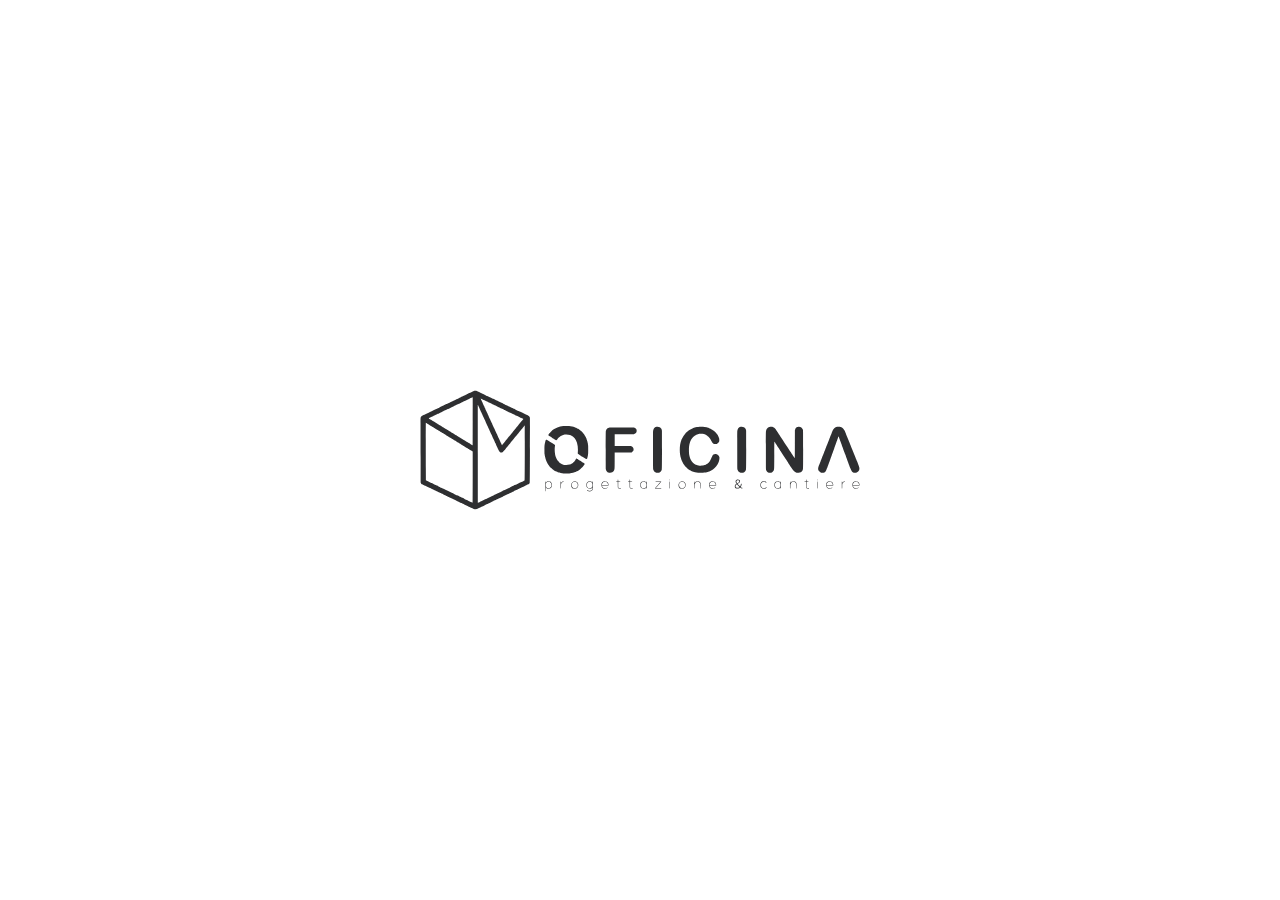
<file: index.html>
<!doctype html>
<html lang="it">
<head>
<meta charset="utf-8">
<meta name="viewport" content="width=device-width, initial-scale=1">
<title>OFICINA &mdash; progettazione &amp; cantiere</title>
<meta name="description" content="OFICINA, progettazione e cantiere: ristrutturazioni di case e appartamenti in Liguria. Progetto, computo, direzione lavori, contabilità di cantiere.">
<link rel="canonical" href="https://oficinaprogettazione.it/">
<meta property="og:type" content="website">
<meta property="og:locale" content="it_IT">
<meta property="og:site_name" content="OFICINA">
<meta property="og:title" content="OFICINA &mdash; progettazione &amp; cantiere">
<meta property="og:description" content="OFICINA, progettazione e cantiere: ristrutturazioni di case e appartamenti in Liguria. Progetto, computo, direzione lavori, contabilità di cantiere.">
<meta property="og:url" content="https://oficinaprogettazione.it/">
<meta property="og:image" content="https://oficinaprogettazione.it/assets/img/og.jpg">
<meta name="twitter:card" content="summary_large_image">
<meta name="theme-color" content="#FFFFFF">
<link rel="icon" href="/favicon.ico" sizes="48x48">
<link rel="icon" href="assets/img/favicon.svg" type="image/svg+xml">
<link rel="icon" href="assets/img/favicon-192.png" sizes="192x192" type="image/png">
<link rel="apple-touch-icon" href="assets/img/apple-touch-icon.png">
<link rel="preload" href="assets/font/Hero-Regular.woff2" as="font" type="font/woff2" crossorigin>
<link rel="stylesheet" href="assets/style.css?v=d6a229c2">
<script type="application/ld+json">
{"@context":"https://schema.org","@graph":[
{"@type":"WebSite","name":"OFICINA","alternateName":"OFICINA progettazione & cantiere","url":"https://oficinaprogettazione.it/"},
{"@type":"ProfessionalService","name":"OFICINA progettazione & cantiere","url":"https://oficinaprogettazione.it/","image":"https://oficinaprogettazione.it/assets/img/og.jpg","logo":"https://oficinaprogettazione.it/assets/img/favicon-192.png","email":"oficina.progettazione@gmail.com","telephone":"+393299872642","address":{"@type":"PostalAddress","streetAddress":"Corso Buenos Aires 145","postalCode":"16033","addressLocality":"Lavagna","addressRegion":"GE","addressCountry":"IT"},"areaServed":"Liguria","sameAs":["https://www.instagram.com/_.oficina._/"]}
]}
</script>
</head>
<body>
<header class="top">
  <a class="brand" href="./" aria-label="OFICINA, pagina iniziale"><img src="assets/img/logo.svg" alt="OFICINA progettazione &amp; cantiere" width="186" height="50"></a>
  <nav class="nav" id="nav">
    <a href="./" aria-current="page">Progetti</a>
    <a href="cantiere.html">Cantiere</a>
    <a href="servizi.html">Servizi</a>
    <a href="studio.html">Studio</a>
    <a href="contatti.html">Contatti</a>
  </nav>
  <a class="ig" href="https://www.instagram.com/_.oficina._/" rel="noopener" aria-label="Instagram"><svg viewBox="0 0 24 24" aria-hidden="true"><rect x="3" y="3" width="18" height="18" rx="5" fill="none" stroke="currentColor" stroke-width="1.6"/><circle cx="12" cy="12" r="4.2" fill="none" stroke="currentColor" stroke-width="1.6"/><circle cx="17.4" cy="6.6" r="1.1" fill="currentColor"/></svg></a>
</header>
<div class="intro" id="intro" aria-hidden="true"><img class="draw" src="assets/img/logo.svg" alt="" width="420" height="113"></div><main class="project">
<h1 class="sr-only">OFICINA progettazione e cantiere: progetti</h1>
<div class="cards home-grid"><a class="card" href="lavori/appartamento-storico.html"><img src="assets/img/casa-dopo-pranzo.webp?v=54261a15" width="1335" height="2000" alt="Appartamento storico" decoding="async">
  <div class="card-txt"><h3>Appartamento storico</h3><span>Vedi progetto &rsaquo;</span></div></a><a class="card" href="lavori/ufficio-e-officina.html"><img src="assets/img/studio-hr-sala.webp?v=7e5b3d10" width="1650" height="2200" alt="Ufficio e officina" decoding="async">
  <div class="card-txt"><h3>Ufficio e officina</h3><span>Vedi progetto &rsaquo;</span></div></a><a class="card" href="lavori/appartamento-rinnovato.html"><img src="assets/img/app-dopo-bagno.webp?v=3bdf788a" width="1122" height="1402" alt="Appartamento" decoding="async">
  <div class="card-txt"><h3>Appartamento</h3><span>Vedi progetto &rsaquo;</span></div></a></div>
</main>
<footer class="foot">
  <span>Geom. Alessio Mancini &middot; Albo dei Geometri della Provincia di Genova n. 3513 &middot; P.IVA 01944790995</span>
  <span><a href="privacy.html">Privacy</a> &middot; &copy; 2026 OFICINA</span>
</footer>
<script src="assets/site.js?v=d3437802" defer></script>
</body>
</html>
</file>
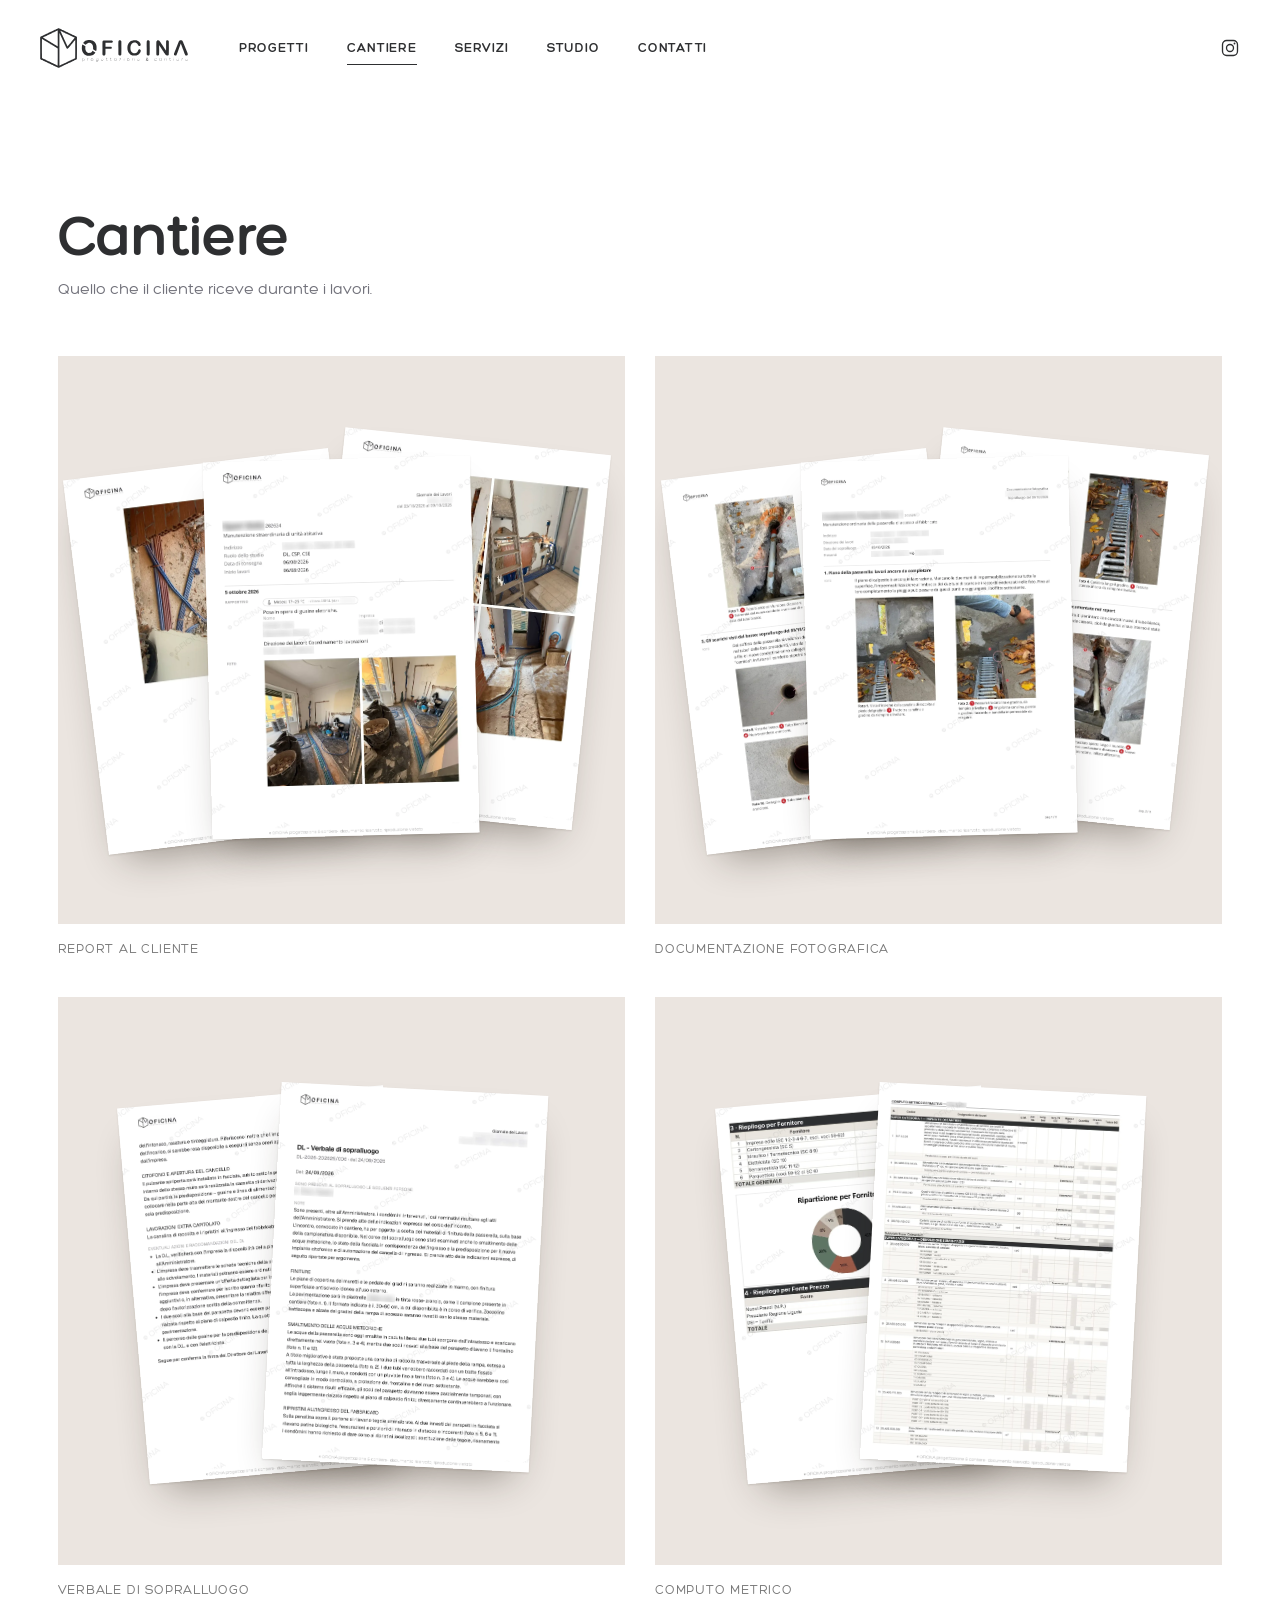
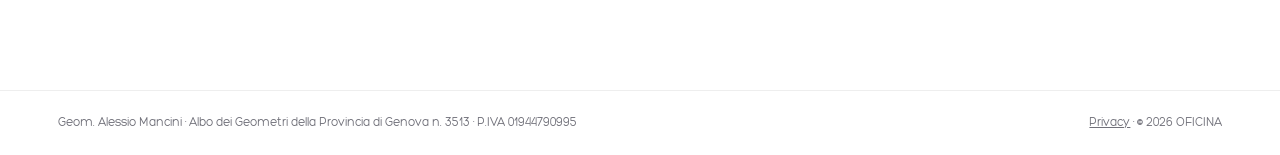
<file: cantiere.html>
<!doctype html>
<html lang="it">
<head>
<meta charset="utf-8">
<meta name="viewport" content="width=device-width, initial-scale=1">
<title>Cantiere &mdash; OFICINA</title>
<meta name="description" content="Come OFICINA segue il cantiere: report al cliente, documentazione fotografica, verbali, computo metrico, contabilità.">
<link rel="canonical" href="https://oficinaprogettazione.it/cantiere.html">
<meta property="og:type" content="website">
<meta property="og:locale" content="it_IT">
<meta property="og:site_name" content="OFICINA">
<meta property="og:title" content="Cantiere &mdash; OFICINA">
<meta property="og:description" content="Come OFICINA segue il cantiere: report al cliente, documentazione fotografica, verbali, computo metrico, contabilità.">
<meta property="og:url" content="https://oficinaprogettazione.it/cantiere.html">
<meta property="og:image" content="https://oficinaprogettazione.it/assets/img/og.jpg">
<meta name="twitter:card" content="summary_large_image">
<meta name="theme-color" content="#FFFFFF">
<link rel="icon" href="/favicon.ico" sizes="48x48">
<link rel="icon" href="assets/img/favicon.svg" type="image/svg+xml">
<link rel="icon" href="assets/img/favicon-192.png" sizes="192x192" type="image/png">
<link rel="apple-touch-icon" href="assets/img/apple-touch-icon.png">
<link rel="preload" href="assets/font/Hero-Regular.woff2" as="font" type="font/woff2" crossorigin>
<link rel="stylesheet" href="assets/style.css?v=d6a229c2">
</head>
<body>
<header class="top">
  <a class="brand" href="./" aria-label="OFICINA, pagina iniziale"><img src="assets/img/logo.svg" alt="OFICINA progettazione &amp; cantiere" width="186" height="50"></a>
  <nav class="nav" id="nav">
    <a href="./">Progetti</a>
    <a href="cantiere.html" aria-current="page">Cantiere</a>
    <a href="servizi.html">Servizi</a>
    <a href="studio.html">Studio</a>
    <a href="contatti.html">Contatti</a>
  </nav>
  <a class="ig" href="https://www.instagram.com/_.oficina._/" rel="noopener" aria-label="Instagram"><svg viewBox="0 0 24 24" aria-hidden="true"><rect x="3" y="3" width="18" height="18" rx="5" fill="none" stroke="currentColor" stroke-width="1.6"/><circle cx="12" cy="12" r="4.2" fill="none" stroke="currentColor" stroke-width="1.6"/><circle cx="17.4" cy="6.6" r="1.1" fill="currentColor"/></svg></a>
</header>
<main class="project">
<div class="p-title"><h1 class="h-big">Cantiere</h1><p class="muted">Quello che il cliente riceve durante i lavori.</p></div>
<div class="stacks"><figure class="stack"><div class="desk n3"><button class="pg" data-zoom><img src="assets/img/doc-report4.webp?v=31507581" width="1242" height="1756" alt="Report al cliente, pagina 3 (documento reso anonimo)" loading="lazy" decoding="async"></button><button class="pg" data-zoom><img src="assets/img/doc-report3.webp?v=6c3eef21" width="1242" height="1756" alt="Report al cliente, pagina 2 (documento reso anonimo)" loading="lazy" decoding="async"></button><button class="pg" data-zoom><img src="assets/img/doc-report2.webp?v=adf547de" width="1242" height="1756" alt="Report al cliente, pagina 1 (documento reso anonimo)" loading="lazy" decoding="async"></button></div><figcaption>Report al cliente</figcaption></figure><figure class="stack"><div class="desk n3"><button class="pg" data-zoom><img src="assets/img/doc-foto3.webp?v=a0878270" width="1242" height="1756" alt="Documentazione fotografica, pagina 3 (documento reso anonimo)" loading="lazy" decoding="async"></button><button class="pg" data-zoom><img src="assets/img/doc-foto.webp?v=5a473fc1" width="1242" height="1756" alt="Documentazione fotografica, pagina 2 (documento reso anonimo)" loading="lazy" decoding="async"></button><button class="pg" data-zoom><img src="assets/img/doc-foto1.webp?v=b296ef0b" width="1242" height="1756" alt="Documentazione fotografica, pagina 1 (documento reso anonimo)" loading="lazy" decoding="async"></button></div><figcaption>Documentazione fotografica</figcaption></figure><figure class="stack"><div class="desk n2"><button class="pg" data-zoom><img src="assets/img/doc-verbale2.webp?v=59f30d6d" width="1242" height="1756" alt="Verbale di sopralluogo, pagina 2 (documento reso anonimo)" loading="lazy" decoding="async"></button><button class="pg" data-zoom><img src="assets/img/doc-verbale.webp?v=8151d1a9" width="1242" height="1756" alt="Verbale di sopralluogo, pagina 1 (documento reso anonimo)" loading="lazy" decoding="async"></button></div><figcaption>Verbale di sopralluogo</figcaption></figure><figure class="stack"><div class="desk n2"><button class="pg" data-zoom><img src="assets/img/doc-riepilogo.webp?v=e748e27a" width="1241" height="1754" alt="Computo metrico, pagina 2 (documento reso anonimo)" loading="lazy" decoding="async"></button><button class="pg" data-zoom><img src="assets/img/doc-computo.webp?v=1f61d95e" width="1241" height="1754" alt="Computo metrico, pagina 1 (documento reso anonimo)" loading="lazy" decoding="async"></button></div><figcaption>Computo metrico</figcaption></figure></div>
</main>
<footer class="foot">
  <span>Geom. Alessio Mancini &middot; Albo dei Geometri della Provincia di Genova n. 3513 &middot; P.IVA 01944790995</span>
  <span><a href="privacy.html">Privacy</a> &middot; &copy; 2026 OFICINA</span>
</footer>
<script src="assets/site.js?v=d3437802" defer></script>
</body>
</html>
</file>
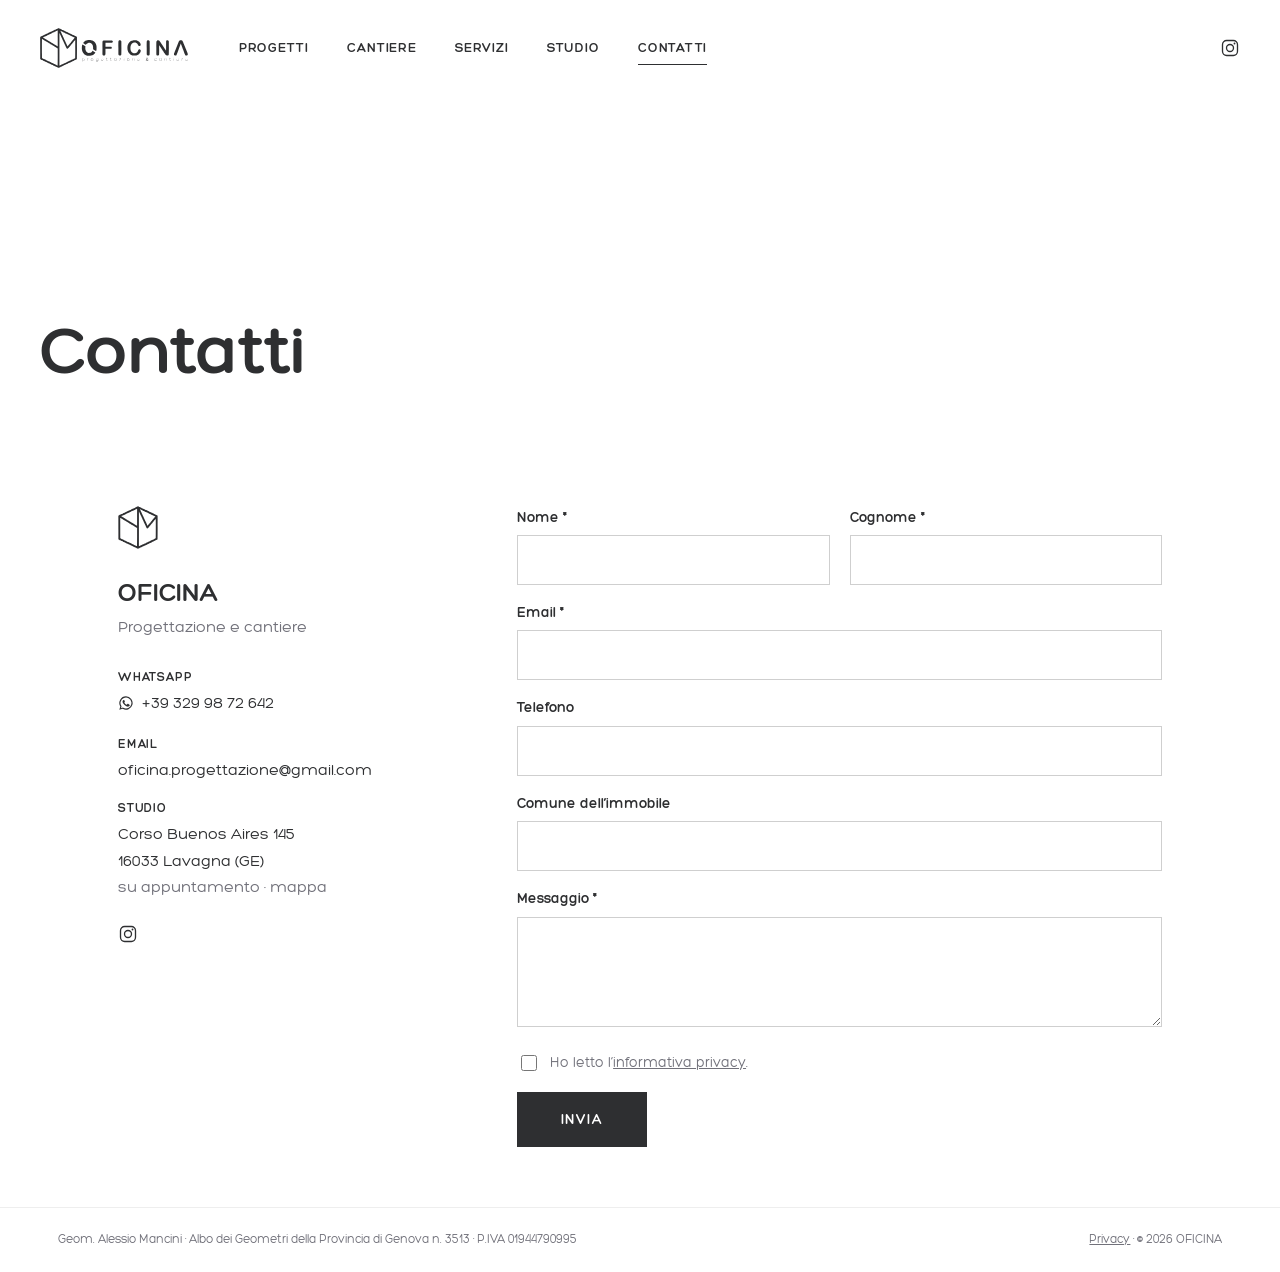
<file: contatti.html>
<!doctype html>
<html lang="it">
<head>
<meta charset="utf-8">
<meta name="viewport" content="width=device-width, initial-scale=1">
<title>Contatti &mdash; OFICINA</title>
<meta name="description" content="Contatti di OFICINA, progettazione e cantiere: Corso Buenos Aires 145, Lavagna.">
<link rel="canonical" href="https://oficinaprogettazione.it/contatti.html">
<meta property="og:type" content="website">
<meta property="og:locale" content="it_IT">
<meta property="og:site_name" content="OFICINA">
<meta property="og:title" content="Contatti &mdash; OFICINA">
<meta property="og:description" content="Contatti di OFICINA, progettazione e cantiere: Corso Buenos Aires 145, Lavagna.">
<meta property="og:url" content="https://oficinaprogettazione.it/contatti.html">
<meta property="og:image" content="https://oficinaprogettazione.it/assets/img/og.jpg">
<meta name="twitter:card" content="summary_large_image">
<meta name="theme-color" content="#FFFFFF">
<link rel="icon" href="/favicon.ico" sizes="48x48">
<link rel="icon" href="assets/img/favicon.svg" type="image/svg+xml">
<link rel="icon" href="assets/img/favicon-192.png" sizes="192x192" type="image/png">
<link rel="apple-touch-icon" href="assets/img/apple-touch-icon.png">
<link rel="preload" href="assets/font/Hero-Regular.woff2" as="font" type="font/woff2" crossorigin>
<link rel="stylesheet" href="assets/style.css?v=d6a229c2">
</head>
<body>
<header class="top">
  <a class="brand" href="./" aria-label="OFICINA, pagina iniziale"><img src="assets/img/logo.svg" alt="OFICINA progettazione &amp; cantiere" width="186" height="50"></a>
  <nav class="nav" id="nav">
    <a href="./">Progetti</a>
    <a href="cantiere.html">Cantiere</a>
    <a href="servizi.html">Servizi</a>
    <a href="studio.html">Studio</a>
    <a href="contatti.html" aria-current="page">Contatti</a>
  </nav>
  <a class="ig" href="https://www.instagram.com/_.oficina._/" rel="noopener" aria-label="Instagram"><svg viewBox="0 0 24 24" aria-hidden="true"><rect x="3" y="3" width="18" height="18" rx="5" fill="none" stroke="currentColor" stroke-width="1.6"/><circle cx="12" cy="12" r="4.2" fill="none" stroke="currentColor" stroke-width="1.6"/><circle cx="17.4" cy="6.6" r="1.1" fill="currentColor"/></svg></a>
</header>
<main class="project">
<div class="g-title"><h1 class="h-big">Contatti</h1></div>
<section class="contacts page"><div class="contact">
    <div class="info">
      <img class="cube" src="assets/img/cubo.svg" alt="" width="40" height="43">
      <h2 class="h-bold">OFICINA</h2>
      <p class="muted">Progettazione e cantiere</p>
      <dl>
        <dt>WhatsApp</dt><dd><a class="wa" href="https://wa.me/393299872642" rel="noopener"><svg viewBox="0 0 24 24" aria-hidden="true"><path fill="currentColor" d="M12 2a10 10 0 0 0-8.6 15.1L2 22l5-1.3A10 10 0 1 0 12 2Zm0 18.2a8.2 8.2 0 0 1-4.2-1.1l-.3-.2-3 .8.8-2.9-.2-.3A8.2 8.2 0 1 1 12 20.2Zm4.5-6.1c-.2-.1-1.5-.7-1.7-.8s-.4-.1-.6.1-.7.8-.8 1-.3.2-.5.1a6.7 6.7 0 0 1-3.3-2.9c-.3-.4.3-.4.7-1.4.1-.2 0-.3 0-.4l-.8-1.8c-.2-.5-.4-.4-.6-.4h-.5a1 1 0 0 0-.7.3 3 3 0 0 0-.9 2.2 5.2 5.2 0 0 0 1.1 2.7 11.8 11.8 0 0 0 4.5 4c1.7.7 2.3.8 3.2.6a2.7 2.7 0 0 0 1.8-1.2 2.2 2.2 0 0 0 .1-1.3c0-.1-.2-.2-.5-.3Z"/></svg>+39 329 98 72 642</a></dd>
        <dt>Email</dt><dd><a href="mailto:oficina.progettazione@gmail.com">oficina.progettazione@gmail.com</a></dd>
        <dt>Studio</dt><dd>Corso Buenos Aires 145<br>16033 Lavagna (GE)<br><span class="muted">su appuntamento &middot; <a href="https://www.google.com/maps/search/?api=1&query=Corso+Buenos+Aires+145+16033+Lavagna+GE" rel="noopener">mappa</a></span></dd>
      </dl>
      <a class="ig-inline" href="https://www.instagram.com/_.oficina._/" rel="noopener" aria-label="Instagram"><svg viewBox="0 0 24 24" aria-hidden="true"><rect x="3" y="3" width="18" height="18" rx="5" fill="none" stroke="currentColor" stroke-width="1.6"/><circle cx="12" cy="12" r="4.2" fill="none" stroke="currentColor" stroke-width="1.6"/><circle cx="17.4" cy="6.6" r="1.1" fill="currentColor"/></svg></a>
    </div>
    <form action="https://formsubmit.co/oficina.progettazione@gmail.com" method="POST">
      <input type="hidden" name="_subject" value="Nuova richiesta dal sito OFICINA">
      <input type="hidden" name="_template" value="table">
      <input type="hidden" name="_next" value="https://oficinaprogettazione.it/grazie.html">
      <input type="text" name="_honey" class="hp" tabindex="-1" autocomplete="off" aria-hidden="true">
      <div class="row">
        <label class="field"><span>Nome *</span><input id="f-nome" name="Nome" required autocomplete="given-name"></label>
        <label class="field"><span>Cognome *</span><input id="f-cognome" name="Cognome" required autocomplete="family-name"></label>
      </div>
      <label class="field"><span>Email *</span><input id="f-email" type="email" name="email" required autocomplete="email"></label>
      <label class="field"><span>Telefono</span><input id="f-tel" type="tel" name="Telefono" autocomplete="tel"></label>
      <label class="field"><span>Comune dell&rsquo;immobile</span><input id="f-comune" name="Comune"></label>
      <label class="field"><span>Messaggio *</span><textarea id="f-msg" name="Messaggio" required></textarea></label>
      <label class="check"><input id="f-privacy" type="checkbox" required> <span>Ho letto l&rsquo;<a href="privacy.html">informativa privacy</a>.</span></label>
      <button class="btn" type="submit">Invia</button>
    </form>
  </div></section>
</main>
<footer class="foot">
  <span>Geom. Alessio Mancini &middot; Albo dei Geometri della Provincia di Genova n. 3513 &middot; P.IVA 01944790995</span>
  <span><a href="privacy.html">Privacy</a> &middot; &copy; 2026 OFICINA</span>
</footer>
<script src="assets/site.js?v=d3437802" defer></script>
</body>
</html>
</file>
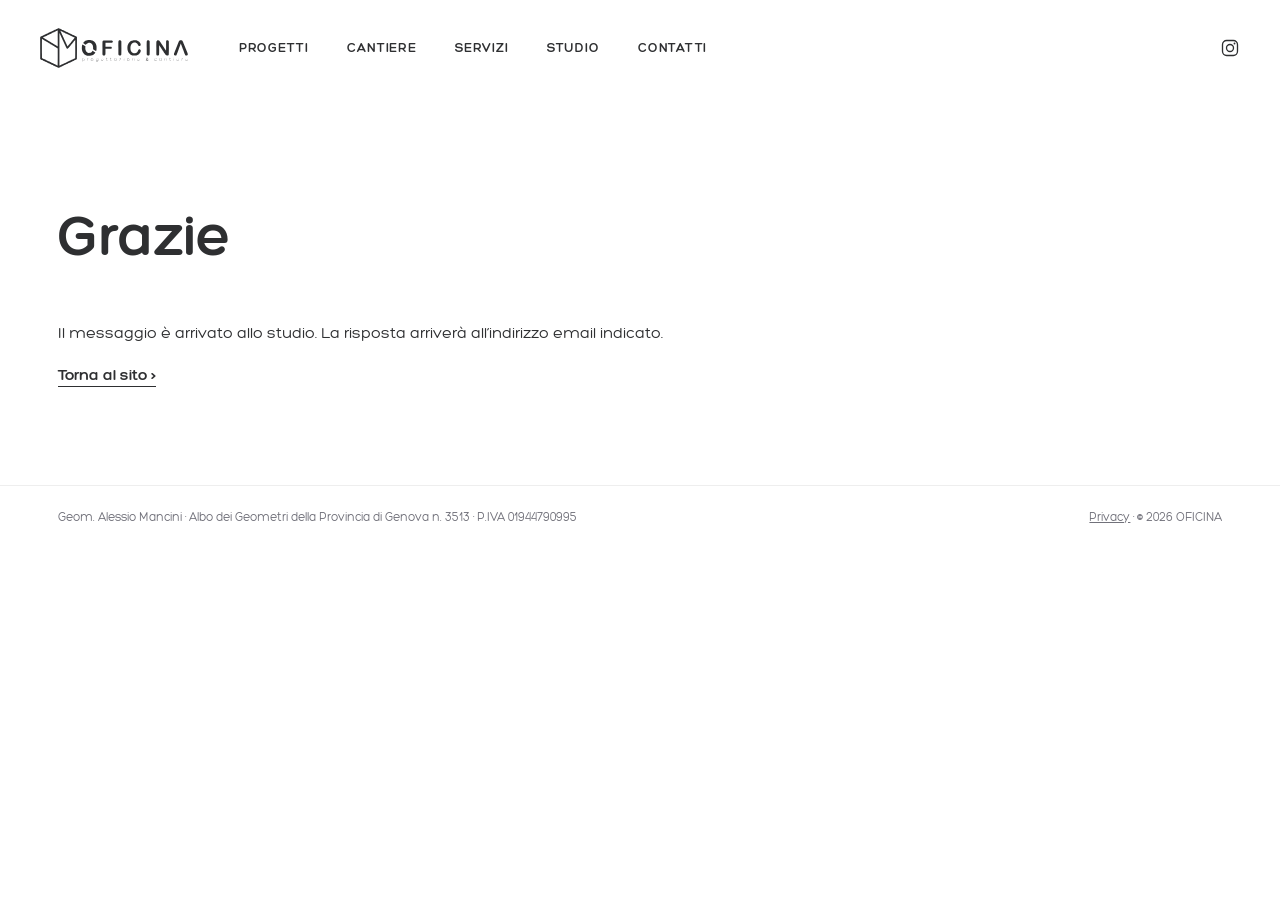
<file: grazie.html>
<!doctype html>
<html lang="it">
<head>
<meta charset="utf-8">
<meta name="viewport" content="width=device-width, initial-scale=1">
<title>Grazie &mdash; OFICINA</title>
<meta name="description" content="OFICINA progettazione & cantiere">
<link rel="canonical" href="https://oficinaprogettazione.it/grazie.html">
<meta property="og:type" content="website">
<meta property="og:locale" content="it_IT">
<meta property="og:site_name" content="OFICINA">
<meta property="og:title" content="Grazie &mdash; OFICINA">
<meta property="og:description" content="OFICINA progettazione & cantiere">
<meta property="og:url" content="https://oficinaprogettazione.it/grazie.html">
<meta property="og:image" content="https://oficinaprogettazione.it/assets/img/og.jpg">
<meta name="twitter:card" content="summary_large_image">
<meta name="theme-color" content="#FFFFFF">
<link rel="icon" href="/favicon.ico" sizes="48x48">
<link rel="icon" href="assets/img/favicon.svg" type="image/svg+xml">
<link rel="icon" href="assets/img/favicon-192.png" sizes="192x192" type="image/png">
<link rel="apple-touch-icon" href="assets/img/apple-touch-icon.png">
<link rel="preload" href="assets/font/Hero-Regular.woff2" as="font" type="font/woff2" crossorigin>
<link rel="stylesheet" href="assets/style.css?v=d6a229c2">
</head>
<body>
<header class="top">
  <a class="brand" href="./" aria-label="OFICINA, pagina iniziale"><img src="assets/img/logo.svg" alt="OFICINA progettazione &amp; cantiere" width="186" height="50"></a>
  <nav class="nav" id="nav">
    <a href="./">Progetti</a>
    <a href="cantiere.html">Cantiere</a>
    <a href="servizi.html">Servizi</a>
    <a href="studio.html">Studio</a>
    <a href="contatti.html">Contatti</a>
  </nav>
  <a class="ig" href="https://www.instagram.com/_.oficina._/" rel="noopener" aria-label="Instagram"><svg viewBox="0 0 24 24" aria-hidden="true"><rect x="3" y="3" width="18" height="18" rx="5" fill="none" stroke="currentColor" stroke-width="1.6"/><circle cx="12" cy="12" r="4.2" fill="none" stroke="currentColor" stroke-width="1.6"/><circle cx="17.4" cy="6.6" r="1.1" fill="currentColor"/></svg></a>
</header>
<main class="project">
<div class="p-title"><h1 class="h-big">Grazie</h1></div>
<div class="doc"><p>Il messaggio &egrave; arrivato allo studio. La risposta arriver&agrave; all&rsquo;indirizzo email indicato.</p><p><a class="more" href="./">Torna al sito &rsaquo;</a></p></div>
</main>
<footer class="foot">
  <span>Geom. Alessio Mancini &middot; Albo dei Geometri della Provincia di Genova n. 3513 &middot; P.IVA 01944790995</span>
  <span><a href="privacy.html">Privacy</a> &middot; &copy; 2026 OFICINA</span>
</footer>
<script src="assets/site.js?v=d3437802" defer></script>
</body>
</html>
</file>
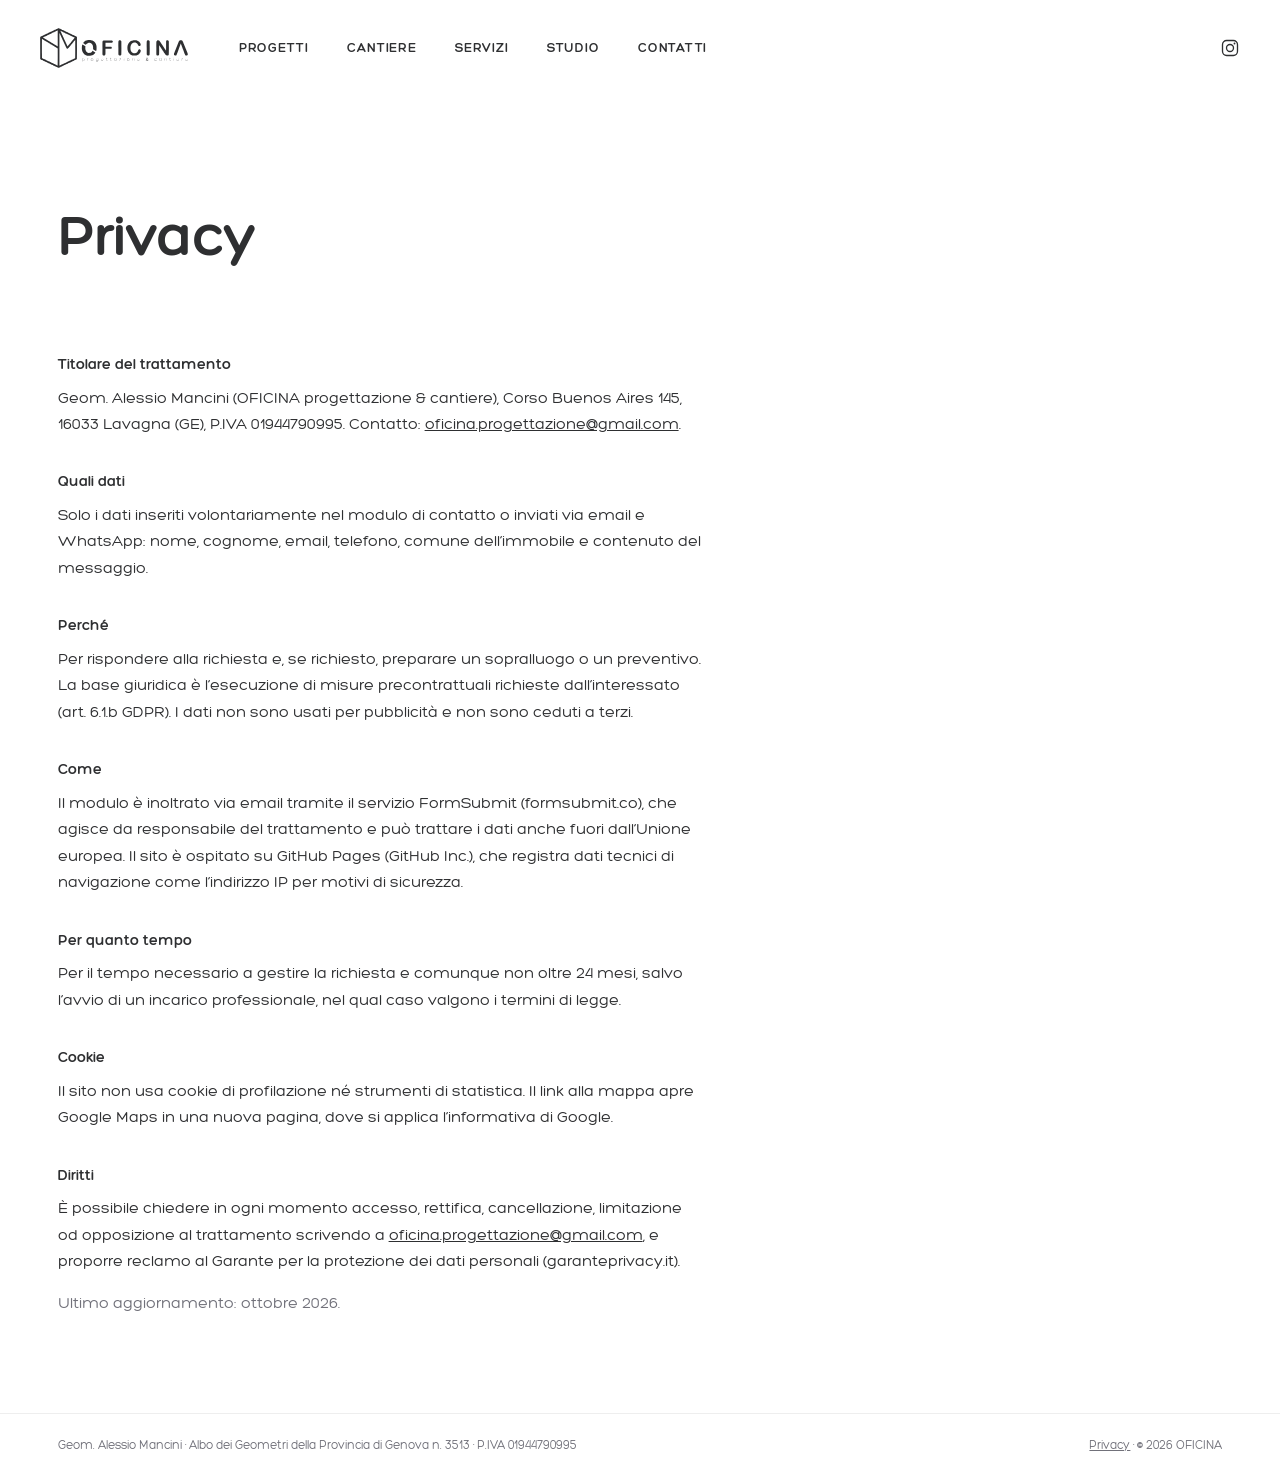
<file: privacy.html>
<!doctype html>
<html lang="it">
<head>
<meta charset="utf-8">
<meta name="viewport" content="width=device-width, initial-scale=1">
<title>Privacy &mdash; OFICINA</title>
<meta name="description" content="OFICINA progettazione & cantiere">
<link rel="canonical" href="https://oficinaprogettazione.it/privacy.html">
<meta property="og:type" content="website">
<meta property="og:locale" content="it_IT">
<meta property="og:site_name" content="OFICINA">
<meta property="og:title" content="Privacy &mdash; OFICINA">
<meta property="og:description" content="OFICINA progettazione & cantiere">
<meta property="og:url" content="https://oficinaprogettazione.it/privacy.html">
<meta property="og:image" content="https://oficinaprogettazione.it/assets/img/og.jpg">
<meta name="twitter:card" content="summary_large_image">
<meta name="theme-color" content="#FFFFFF">
<link rel="icon" href="/favicon.ico" sizes="48x48">
<link rel="icon" href="assets/img/favicon.svg" type="image/svg+xml">
<link rel="icon" href="assets/img/favicon-192.png" sizes="192x192" type="image/png">
<link rel="apple-touch-icon" href="assets/img/apple-touch-icon.png">
<link rel="preload" href="assets/font/Hero-Regular.woff2" as="font" type="font/woff2" crossorigin>
<link rel="stylesheet" href="assets/style.css?v=d6a229c2">
</head>
<body>
<header class="top">
  <a class="brand" href="./" aria-label="OFICINA, pagina iniziale"><img src="assets/img/logo.svg" alt="OFICINA progettazione &amp; cantiere" width="186" height="50"></a>
  <nav class="nav" id="nav">
    <a href="./">Progetti</a>
    <a href="cantiere.html">Cantiere</a>
    <a href="servizi.html">Servizi</a>
    <a href="studio.html">Studio</a>
    <a href="contatti.html">Contatti</a>
  </nav>
  <a class="ig" href="https://www.instagram.com/_.oficina._/" rel="noopener" aria-label="Instagram"><svg viewBox="0 0 24 24" aria-hidden="true"><rect x="3" y="3" width="18" height="18" rx="5" fill="none" stroke="currentColor" stroke-width="1.6"/><circle cx="12" cy="12" r="4.2" fill="none" stroke="currentColor" stroke-width="1.6"/><circle cx="17.4" cy="6.6" r="1.1" fill="currentColor"/></svg></a>
</header>
<main class="project">
<div class="p-title"><h1 class="h-big">Privacy</h1></div>
<div class="doc">
<h2>Titolare del trattamento</h2>
<p>Geom. Alessio Mancini (OFICINA progettazione &amp; cantiere), Corso Buenos Aires 145, 16033 Lavagna (GE), P.IVA 01944790995. Contatto: <a href="mailto:oficina.progettazione@gmail.com">oficina.progettazione@gmail.com</a>.</p>
<h2>Quali dati</h2>
<p>Solo i dati inseriti volontariamente nel modulo di contatto o inviati via email e WhatsApp: nome, cognome, email, telefono, comune dell&rsquo;immobile e contenuto del messaggio.</p>
<h2>Perch&eacute;</h2>
<p>Per rispondere alla richiesta e, se richiesto, preparare un sopralluogo o un preventivo. La base giuridica &egrave; l&rsquo;esecuzione di misure precontrattuali richieste dall&rsquo;interessato (art. 6.1.b GDPR). I dati non sono usati per pubblicit&agrave; e non sono ceduti a terzi.</p>
<h2>Come</h2>
<p>Il modulo &egrave; inoltrato via email tramite il servizio FormSubmit (formsubmit.co), che agisce da responsabile del trattamento e pu&ograve; trattare i dati anche fuori dall&rsquo;Unione europea. Il sito &egrave; ospitato su GitHub Pages (GitHub Inc.), che registra dati tecnici di navigazione come l&rsquo;indirizzo IP per motivi di sicurezza.</p>
<h2>Per quanto tempo</h2>
<p>Per il tempo necessario a gestire la richiesta e comunque non oltre 24 mesi, salvo l&rsquo;avvio di un incarico professionale, nel qual caso valgono i termini di legge.</p>
<h2>Cookie</h2>
<p>Il sito non usa cookie di profilazione n&eacute; strumenti di statistica. Il link alla mappa apre Google Maps in una nuova pagina, dove si applica l&rsquo;informativa di Google.</p>
<h2>Diritti</h2>
<p>&Egrave; possibile chiedere in ogni momento accesso, rettifica, cancellazione, limitazione od opposizione al trattamento scrivendo a <a href="mailto:oficina.progettazione@gmail.com">oficina.progettazione@gmail.com</a>, e proporre reclamo al Garante per la protezione dei dati personali (garanteprivacy.it).</p>
<p class="muted">Ultimo aggiornamento: ottobre 2026.</p>
</div>
</main>
<footer class="foot">
  <span>Geom. Alessio Mancini &middot; Albo dei Geometri della Provincia di Genova n. 3513 &middot; P.IVA 01944790995</span>
  <span><a href="privacy.html">Privacy</a> &middot; &copy; 2026 OFICINA</span>
</footer>
<script src="assets/site.js?v=d3437802" defer></script>
</body>
</html>
</file>
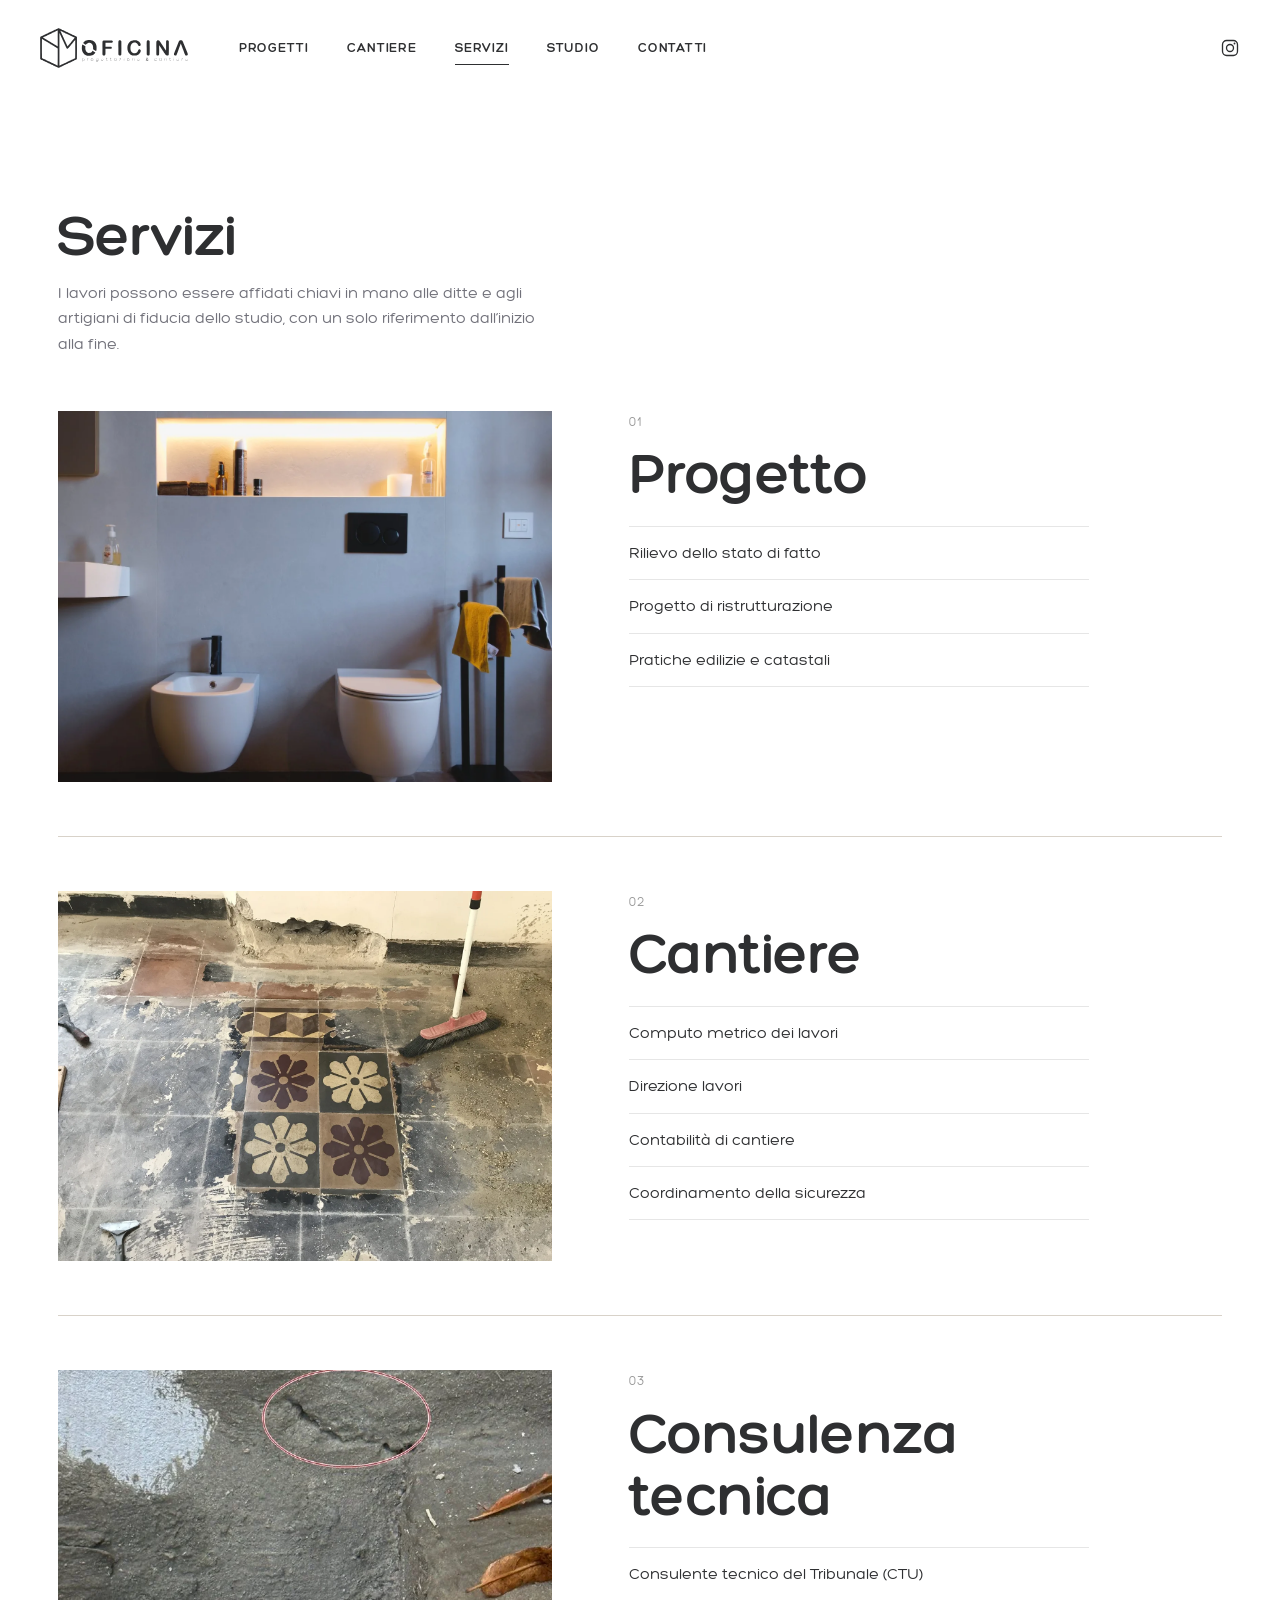
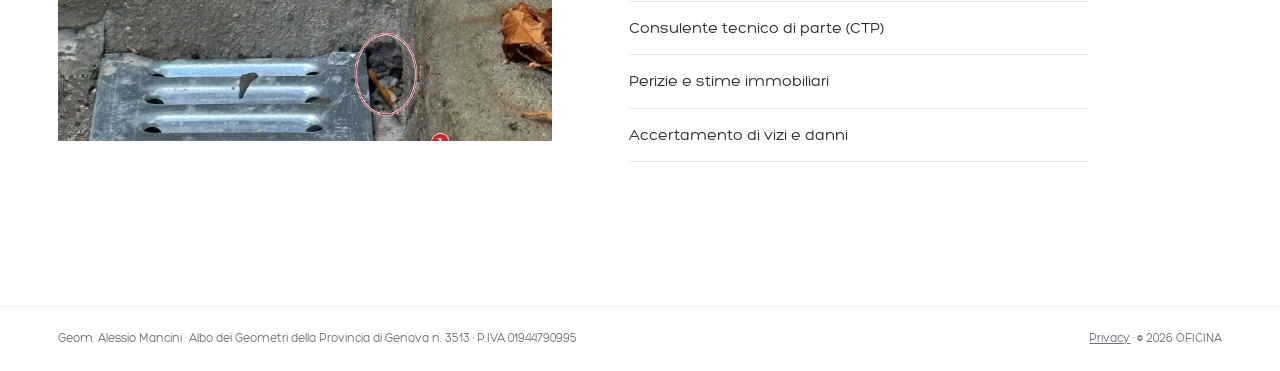
<file: servizi.html>
<!doctype html>
<html lang="it">
<head>
<meta charset="utf-8">
<meta name="viewport" content="width=device-width, initial-scale=1">
<title>Servizi &mdash; OFICINA</title>
<meta name="description" content="Servizi di OFICINA: progetto, pratiche, direzione lavori, lavori chiavi in mano, contabilità di cantiere, sicurezza, consulenza tecnica per il Tribunale e di parte, perizie.">
<link rel="canonical" href="https://oficinaprogettazione.it/servizi.html">
<meta property="og:type" content="website">
<meta property="og:locale" content="it_IT">
<meta property="og:site_name" content="OFICINA">
<meta property="og:title" content="Servizi &mdash; OFICINA">
<meta property="og:description" content="Servizi di OFICINA: progetto, pratiche, direzione lavori, lavori chiavi in mano, contabilità di cantiere, sicurezza, consulenza tecnica per il Tribunale e di parte, perizie.">
<meta property="og:url" content="https://oficinaprogettazione.it/servizi.html">
<meta property="og:image" content="https://oficinaprogettazione.it/assets/img/og.jpg">
<meta name="twitter:card" content="summary_large_image">
<meta name="theme-color" content="#FFFFFF">
<link rel="icon" href="/favicon.ico" sizes="48x48">
<link rel="icon" href="assets/img/favicon.svg" type="image/svg+xml">
<link rel="icon" href="assets/img/favicon-192.png" sizes="192x192" type="image/png">
<link rel="apple-touch-icon" href="assets/img/apple-touch-icon.png">
<link rel="preload" href="assets/font/Hero-Regular.woff2" as="font" type="font/woff2" crossorigin>
<link rel="stylesheet" href="assets/style.css?v=d6a229c2">
</head>
<body>
<header class="top">
  <a class="brand" href="./" aria-label="OFICINA, pagina iniziale"><img src="assets/img/logo.svg" alt="OFICINA progettazione &amp; cantiere" width="186" height="50"></a>
  <nav class="nav" id="nav">
    <a href="./">Progetti</a>
    <a href="cantiere.html">Cantiere</a>
    <a href="servizi.html" aria-current="page">Servizi</a>
    <a href="studio.html">Studio</a>
    <a href="contatti.html">Contatti</a>
  </nav>
  <a class="ig" href="https://www.instagram.com/_.oficina._/" rel="noopener" aria-label="Instagram"><svg viewBox="0 0 24 24" aria-hidden="true"><rect x="3" y="3" width="18" height="18" rx="5" fill="none" stroke="currentColor" stroke-width="1.6"/><circle cx="12" cy="12" r="4.2" fill="none" stroke="currentColor" stroke-width="1.6"/><circle cx="17.4" cy="6.6" r="1.1" fill="currentColor"/></svg></a>
</header>
<main class="project">
<div class="p-title"><h1 class="h-big">Servizi</h1><p class="muted p-lead">I lavori possono essere affidati chiavi in mano alle ditte e agli artigiani di fiducia dello studio, con un solo riferimento dall&rsquo;inizio alla fine.</p></div>
<div class="srows"><section class="srow"><figure class="srow-img"><button data-zoom><img src="assets/img/casa-dopo-bagno-2.webp?v=4c4d4454" width="1323" height="2000" alt="Bagno con nicchia illuminata" loading="lazy" decoding="async"></button></figure><div class="srow-txt"><span class="num">01</span><h2 class="h-big">Progetto</h2><ul><li>Rilievo dello stato di fatto</li><li>Progetto di ristrutturazione</li><li>Pratiche edilizie e catastali</li></ul></div></section><section class="srow"><figure class="srow-img"><button data-zoom><img src="assets/img/casa-cantiere-cementine.webp?v=5d7d0ed5" width="1600" height="1200" alt="Cementine originali riemerse durante i lavori" loading="lazy" decoding="async"></button></figure><div class="srow-txt"><span class="num">02</span><h2 class="h-big">Cantiere</h2><ul><li>Computo metrico dei lavori</li><li>Direzione lavori</li><li>Contabilit&agrave; di cantiere</li><li>Coordinamento della sicurezza</li></ul></div></section><section class="srow"><figure class="srow-img"><button data-zoom><img src="assets/img/serv-perizia.webp?v=0e9951b1" width="726" height="968" alt="Fessure evidenziate in una documentazione fotografica" loading="lazy" decoding="async"></button></figure><div class="srow-txt"><span class="num">03</span><h2 class="h-big">Consulenza tecnica</h2><ul><li>Consulente tecnico del Tribunale (CTU)</li><li>Consulente tecnico di parte (CTP)</li><li>Perizie e stime immobiliari</li><li>Accertamento di vizi e danni</li></ul></div></section></div>
</main>
<footer class="foot">
  <span>Geom. Alessio Mancini &middot; Albo dei Geometri della Provincia di Genova n. 3513 &middot; P.IVA 01944790995</span>
  <span><a href="privacy.html">Privacy</a> &middot; &copy; 2026 OFICINA</span>
</footer>
<script src="assets/site.js?v=d3437802" defer></script>
</body>
</html>
</file>
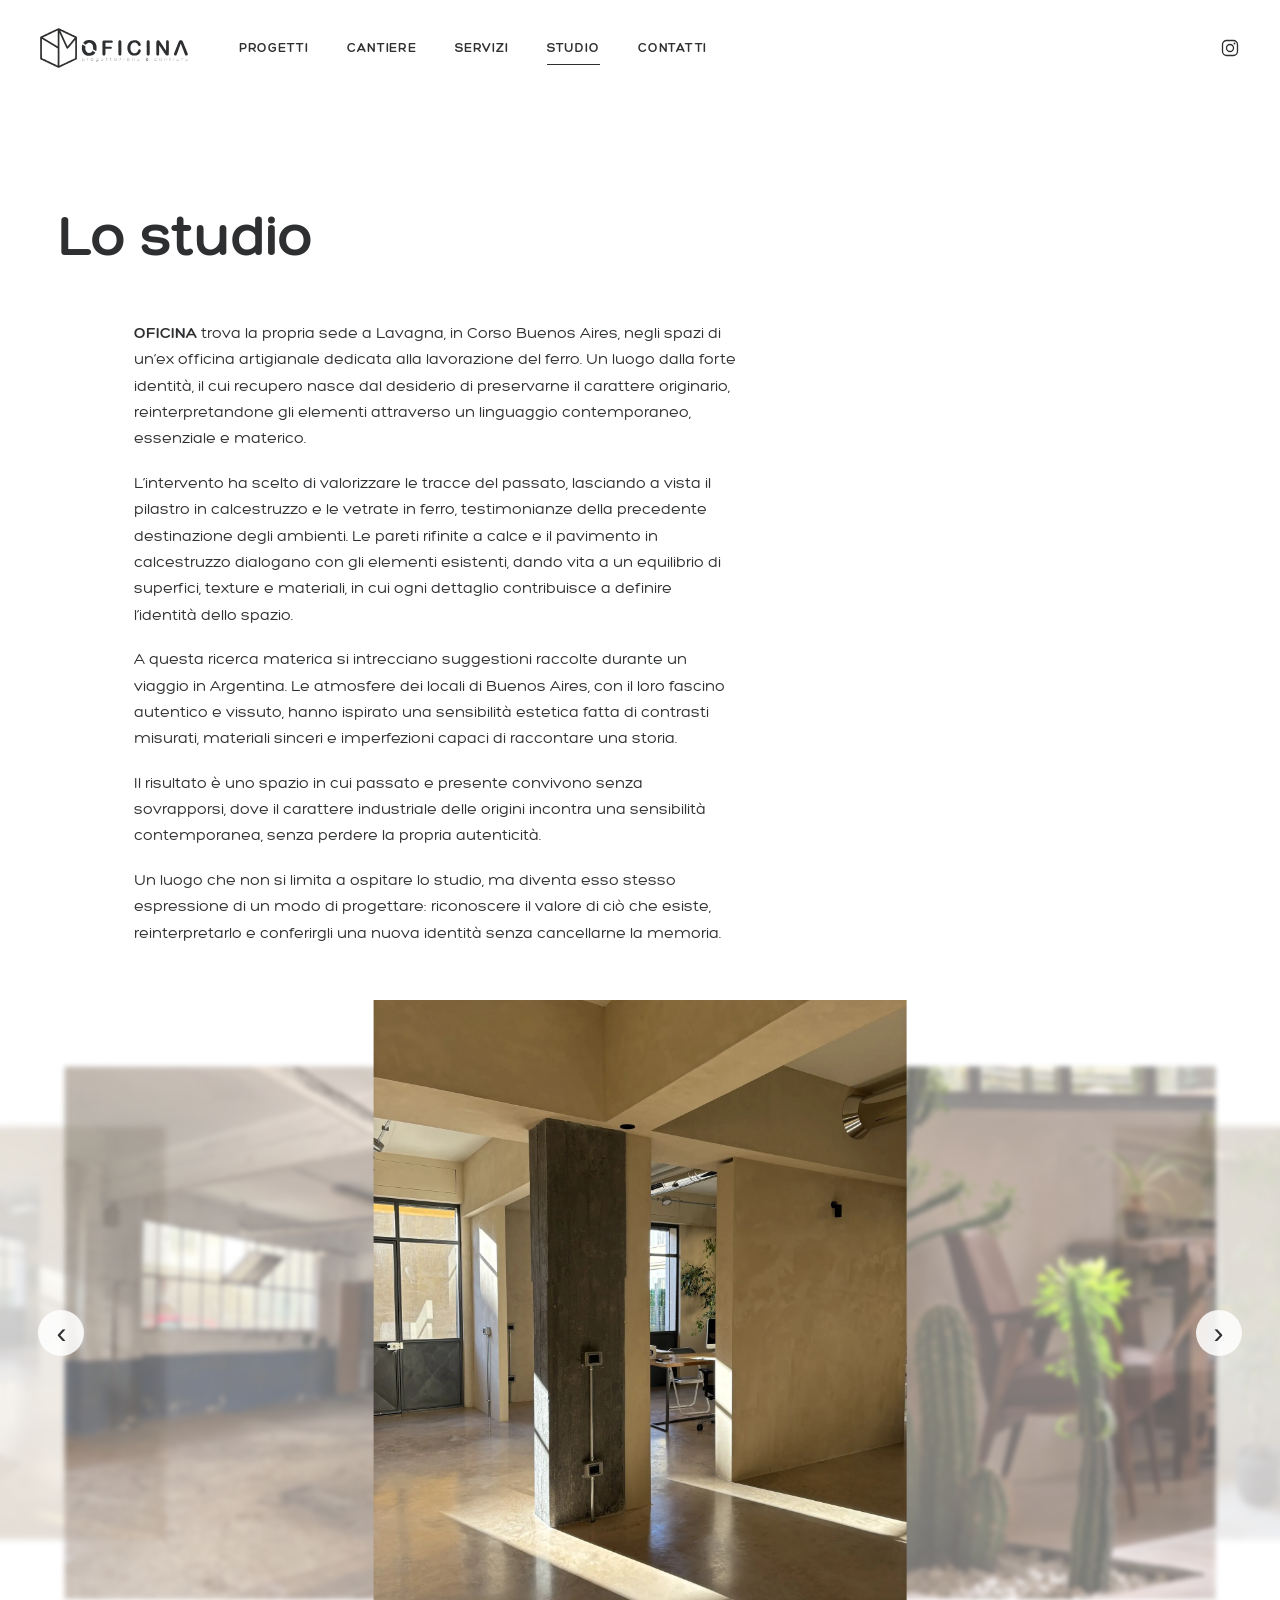
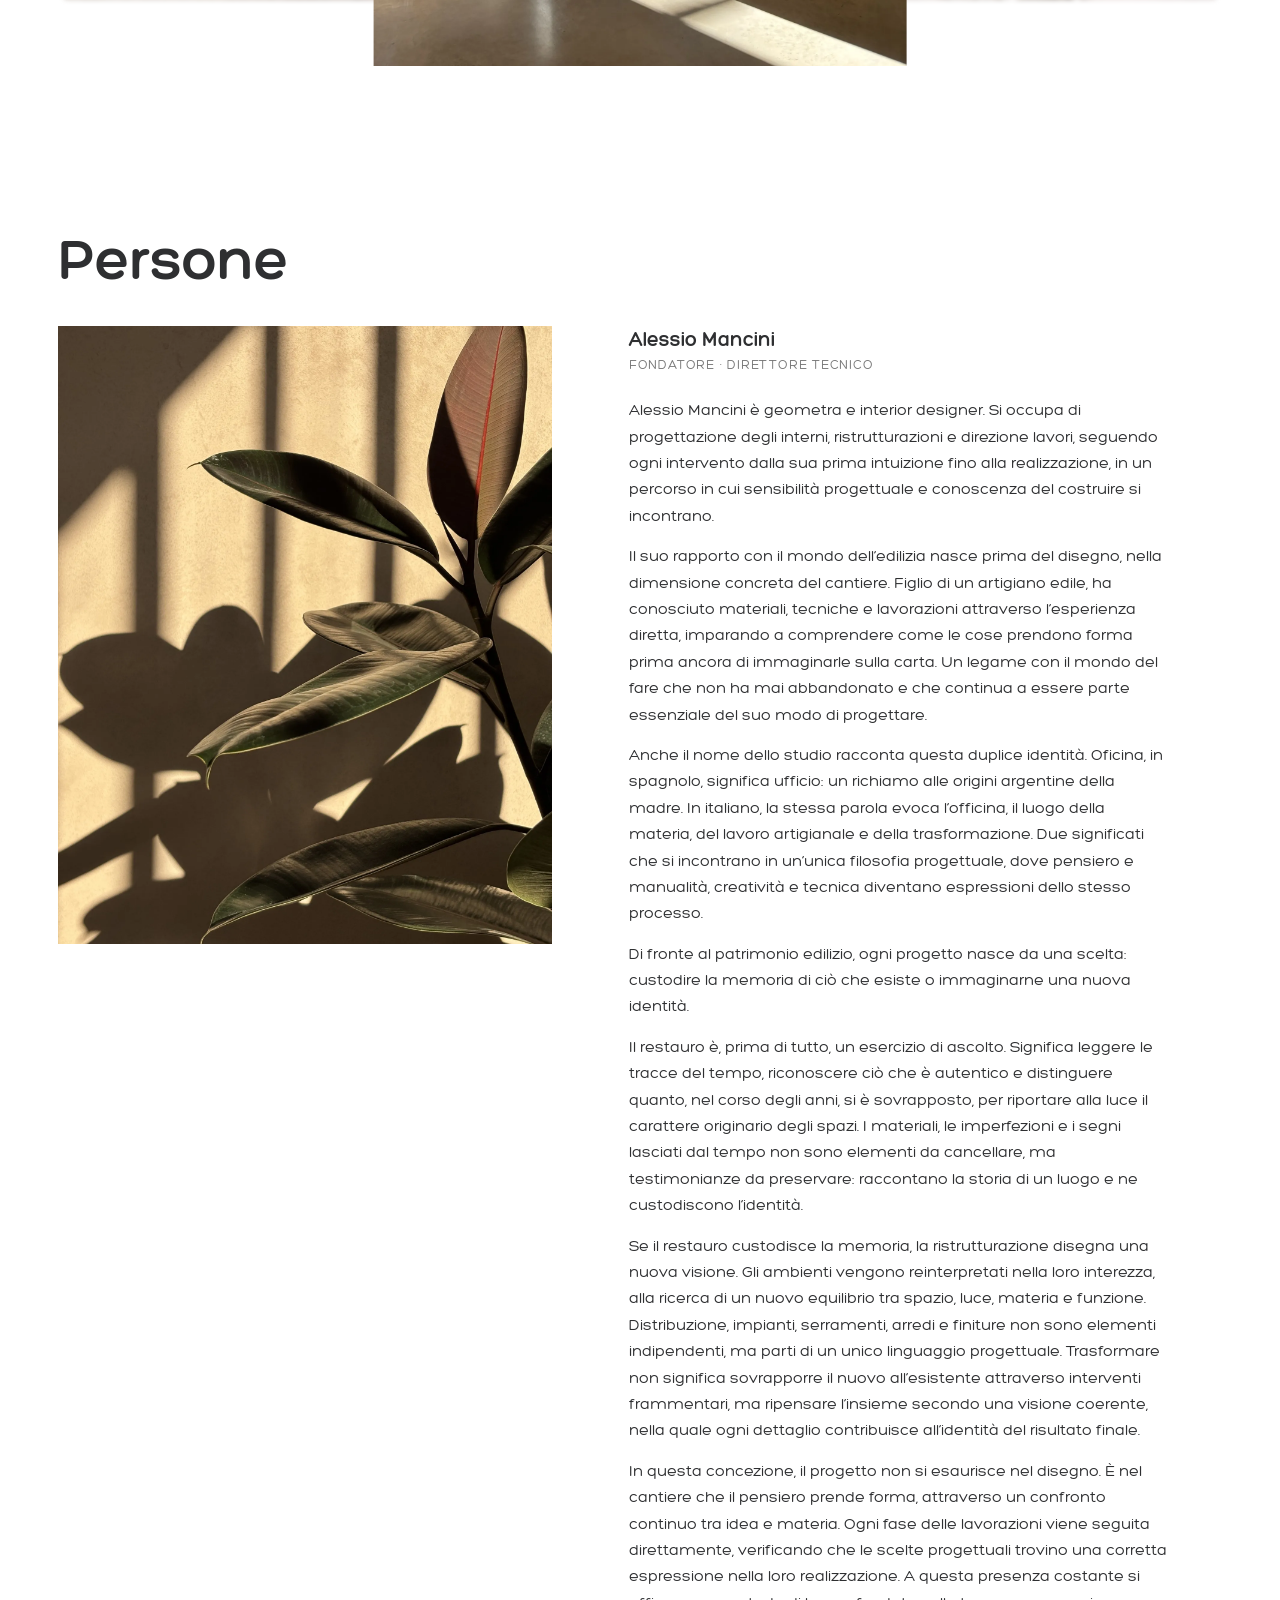
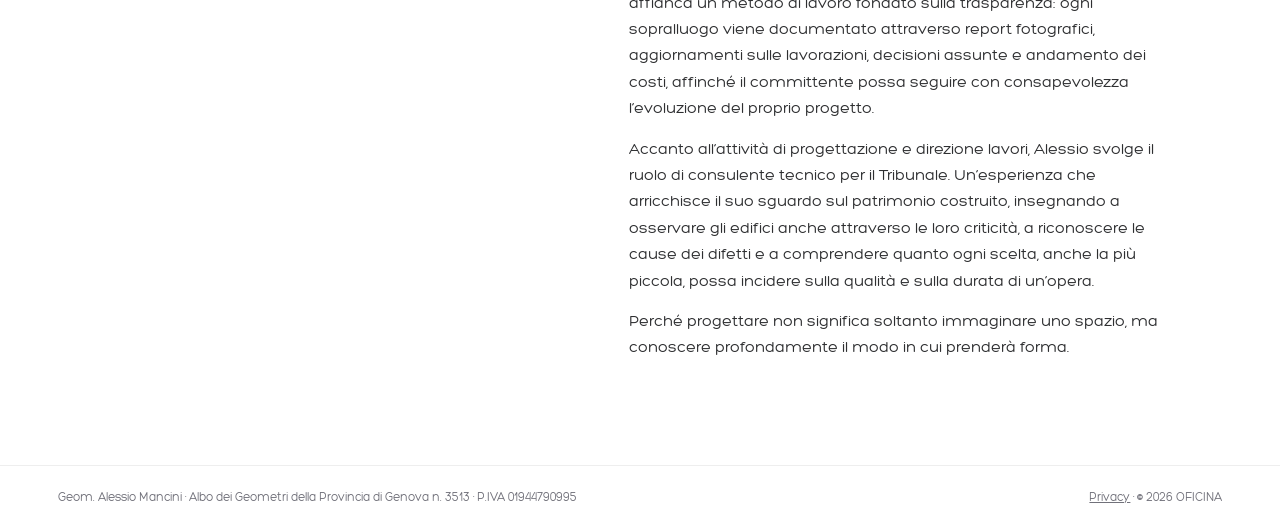
<file: studio.html>
<!doctype html>
<html lang="it">
<head>
<meta charset="utf-8">
<meta name="viewport" content="width=device-width, initial-scale=1">
<title>Lo studio &mdash; OFICINA</title>
<meta name="description" content="OFICINA, progettazione e cantiere: lo studio di Lavagna.">
<link rel="canonical" href="https://oficinaprogettazione.it/studio.html">
<meta property="og:type" content="website">
<meta property="og:locale" content="it_IT">
<meta property="og:site_name" content="OFICINA">
<meta property="og:title" content="Lo studio &mdash; OFICINA">
<meta property="og:description" content="OFICINA, progettazione e cantiere: lo studio di Lavagna.">
<meta property="og:url" content="https://oficinaprogettazione.it/studio.html">
<meta property="og:image" content="https://oficinaprogettazione.it/assets/img/og.jpg">
<meta name="twitter:card" content="summary_large_image">
<meta name="theme-color" content="#FFFFFF">
<link rel="icon" href="/favicon.ico" sizes="48x48">
<link rel="icon" href="assets/img/favicon.svg" type="image/svg+xml">
<link rel="icon" href="assets/img/favicon-192.png" sizes="192x192" type="image/png">
<link rel="apple-touch-icon" href="assets/img/apple-touch-icon.png">
<link rel="preload" href="assets/font/Hero-Regular.woff2" as="font" type="font/woff2" crossorigin>
<link rel="stylesheet" href="assets/style.css?v=d6a229c2">
</head>
<body>
<header class="top">
  <a class="brand" href="./" aria-label="OFICINA, pagina iniziale"><img src="assets/img/logo.svg" alt="OFICINA progettazione &amp; cantiere" width="186" height="50"></a>
  <nav class="nav" id="nav">
    <a href="./">Progetti</a>
    <a href="cantiere.html">Cantiere</a>
    <a href="servizi.html">Servizi</a>
    <a href="studio.html" aria-current="page">Studio</a>
    <a href="contatti.html">Contatti</a>
  </nav>
  <a class="ig" href="https://www.instagram.com/_.oficina._/" rel="noopener" aria-label="Instagram"><svg viewBox="0 0 24 24" aria-hidden="true"><rect x="3" y="3" width="18" height="18" rx="5" fill="none" stroke="currentColor" stroke-width="1.6"/><circle cx="12" cy="12" r="4.2" fill="none" stroke="currentColor" stroke-width="1.6"/><circle cx="17.4" cy="6.6" r="1.1" fill="currentColor"/></svg></a>
</header>
<main class="project">
<div class="p-title"><h1 class="h-big">Lo studio</h1></div>
<div class="studio-txt">
    <p><strong>OFICINA</strong> trova la propria sede a Lavagna, in Corso Buenos Aires, negli spazi di un&#8217;ex officina artigianale dedicata alla lavorazione del ferro. Un luogo dalla forte identit&#224;, il cui recupero nasce dal desiderio di preservarne il carattere originario, reinterpretandone gli elementi attraverso un linguaggio contemporaneo, essenziale e materico.</p>
    <p>L&#8217;intervento ha scelto di valorizzare le tracce del passato, lasciando a vista il pilastro in calcestruzzo e le vetrate in ferro, testimonianze della precedente destinazione degli ambienti. Le pareti rifinite a calce e il pavimento in calcestruzzo dialogano con gli elementi esistenti, dando vita a un equilibrio di superfici, texture e materiali, in cui ogni dettaglio contribuisce a definire l&#8217;identit&#224; dello spazio.</p>
    <p>A questa ricerca materica si intrecciano suggestioni raccolte durante un viaggio in Argentina. Le atmosfere dei locali di Buenos Aires, con il loro fascino autentico e vissuto, hanno ispirato una sensibilit&#224; estetica fatta di contrasti misurati, materiali sinceri e imperfezioni capaci di raccontare una storia.</p>
    <p>Il risultato &#232; uno spazio in cui passato e presente convivono senza sovrapporsi, dove il carattere industriale delle origini incontra una sensibilit&#224; contemporanea, senza perdere la propria autenticit&#224;.</p>
    <p>Un luogo che non si limita a ospitare lo studio, ma diventa esso stesso espressione di un modo di progettare: riconoscere il valore di ci&#242; che esiste, reinterpretarlo e conferirgli una nuova identit&#224; senza cancellarne la memoria.</p>
</div>
<div class="cf" aria-roledescription="carosello" aria-label="Foto dello studio">
  <div class="cf-track"><figure class="cf-item"><img src="assets/img/studio-hr-sala.webp?v=7e5b3d10" width="1650" height="2200" alt="Lo studio: pilastro in cemento e pavimento in calcestruzzo" decoding="async"></figure><figure class="cf-item"><img src="assets/img/studio-hr-cactus2.webp?v=654d542e" width="1200" height="1600" alt="Angolo con piante grasse e poltrona" decoding="async"></figure><figure class="cf-item"><img src="assets/img/studio-ingresso.webp?v=21331d8c" width="1650" height="2200" alt="Ingresso con vetrate in ferro e ficus" decoding="async"></figure><figure class="cf-item"><img src="assets/img/studio-hr-finestra.webp?v=7d331db8" width="1650" height="2200" alt="Vetrata in ferro e pareti a calce" loading="lazy" decoding="async"></figure><figure class="cf-item"><img src="assets/img/studio-banco.webp?v=22c9e77d" width="1650" height="2200" alt="Vecchio banco da lavoro sotto la vetrata" loading="lazy" decoding="async"></figure><figure class="cf-item"><img src="assets/img/studio-hr-divano.webp?v=d32445ca" width="1650" height="2200" alt="Zona d&#x27;attesa con divano e piante grasse" loading="lazy" decoding="async"></figure><figure class="cf-item"><img src="assets/img/studio-sala-riunioni.webp?v=297a247f" width="1650" height="2200" alt="La sala riunioni vista dal corridoio" loading="lazy" decoding="async"></figure><figure class="cf-item"><img src="assets/img/studio-hr-pilastro.webp?v=f88ba1c2" width="1650" height="2200" alt="Pilastro in cemento lasciato a vista" loading="lazy" decoding="async"></figure><figure class="cf-item"><img src="assets/img/studio-divano-tappeto.webp?v=781e045d" width="1237" height="2200" alt="Divano e tappeto nella luce delle vetrate" loading="lazy" decoding="async"></figure><figure class="cf-item"><img src="assets/img/studio-porta.webp?v=b010ba3b" width="1650" height="2200" alt="Porta in ferro e ombre sulla parete a calce" loading="lazy" decoding="async"></figure><figure class="cf-item"><img src="assets/img/studio-hr-pianta.webp?v=cbe5860a" width="1760" height="2200" alt="Angolo dello studio con pianta" loading="lazy" decoding="async"></figure><figure class="cf-item"><img src="assets/img/studio-ficus-luce.webp?v=66855a47" width="1650" height="2200" alt="Ficus e ombre sulla parete" loading="lazy" decoding="async"></figure><figure class="cf-item"><img src="assets/img/studio-pilastro-pianta.webp?v=ce257b11" width="1237" height="2200" alt="Il pilastro e il corridoio" loading="lazy" decoding="async"></figure><figure class="cf-item"><img src="assets/img/studio-pavimento.webp?v=c7fd466c" width="896" height="956" alt="Luce sul pavimento in calcestruzzo" loading="lazy" decoding="async"></figure><figure class="cf-item"><img src="assets/img/studio-hr-cactus.webp?v=b9054c89" width="1650" height="2200" alt="Pavimento in calcestruzzo e piante grasse" loading="lazy" decoding="async"></figure><figure class="cf-item"><img src="assets/img/studio-hr-prima.webp?v=ceebc97f" width="2200" height="1650" alt="Il laboratorio del fabbro prima del recupero" loading="lazy" decoding="async"></figure></div>
  <button class="cf-arr cf-prev" aria-label="Foto precedente">&lsaquo;</button>
  <button class="cf-arr cf-next" aria-label="Foto successiva">&rsaquo;</button>
</div>
<section class="people"><h2 class="h-big">Persone</h2><div class="lead-person"><figure class="person"><img src="assets/img/studio-hr-ficus.webp?v=80e06570" width="1650" height="2200" alt="Alessio Mancini" loading="lazy" decoding="async"></figure><div class="lead-txt"><h3 class="h-mid">Alessio Mancini</h3><p class="role">Fondatore &middot; direttore tecnico</p><p>Alessio Mancini &#232; geometra e interior designer. Si occupa di progettazione degli interni, ristrutturazioni e direzione lavori, seguendo ogni intervento dalla sua prima intuizione fino alla realizzazione, in un percorso in cui sensibilit&#224; progettuale e conoscenza del costruire si incontrano.</p><p>Il suo rapporto con il mondo dell&#8217;edilizia nasce prima del disegno, nella dimensione concreta del cantiere. Figlio di un artigiano edile, ha conosciuto materiali, tecniche e lavorazioni attraverso l&#8217;esperienza diretta, imparando a comprendere come le cose prendono forma prima ancora di immaginarle sulla carta. Un legame con il mondo del fare che non ha mai abbandonato e che continua a essere parte essenziale del suo modo di progettare.</p><p>Anche il nome dello studio racconta questa duplice identit&#224;. Oficina, in spagnolo, significa ufficio: un richiamo alle origini argentine della madre. In italiano, la stessa parola evoca l&#8217;officina, il luogo della materia, del lavoro artigianale e della trasformazione. Due significati che si incontrano in un&#8217;unica filosofia progettuale, dove pensiero e manualit&#224;, creativit&#224; e tecnica diventano espressioni dello stesso processo.</p><p>Di fronte al patrimonio edilizio, ogni progetto nasce da una scelta: custodire la memoria di ci&#242; che esiste o immaginarne una nuova identit&#224;.</p><p>Il restauro &#232;, prima di tutto, un esercizio di ascolto. Significa leggere le tracce del tempo, riconoscere ci&#242; che &#232; autentico e distinguere quanto, nel corso degli anni, si &#232; sovrapposto, per riportare alla luce il carattere originario degli spazi. I materiali, le imperfezioni e i segni lasciati dal tempo non sono elementi da cancellare, ma testimonianze da preservare: raccontano la storia di un luogo e ne custodiscono l&#8217;identit&#224;.</p><p>Se il restauro custodisce la memoria, la ristrutturazione disegna una nuova visione. Gli ambienti vengono reinterpretati nella loro interezza, alla ricerca di un nuovo equilibrio tra spazio, luce, materia e funzione. Distribuzione, impianti, serramenti, arredi e finiture non sono elementi indipendenti, ma parti di un unico linguaggio progettuale. Trasformare non significa sovrapporre il nuovo all&#8217;esistente attraverso interventi frammentari, ma ripensare l&#8217;insieme secondo una visione coerente, nella quale ogni dettaglio contribuisce all&#8217;identit&#224; del risultato finale.</p><p>In questa concezione, il progetto non si esaurisce nel disegno. &#200; nel cantiere che il pensiero prende forma, attraverso un confronto continuo tra idea e materia. Ogni fase delle lavorazioni viene seguita direttamente, verificando che le scelte progettuali trovino una corretta espressione nella loro realizzazione. A questa presenza costante si affianca un metodo di lavoro fondato sulla trasparenza: ogni sopralluogo viene documentato attraverso report fotografici, aggiornamenti sulle lavorazioni, decisioni assunte e andamento dei costi, affinch&#233; il committente possa seguire con consapevolezza l&#8217;evoluzione del proprio progetto.</p><p>Accanto all&#8217;attivit&#224; di progettazione e direzione lavori, Alessio svolge il ruolo di consulente tecnico per il Tribunale. Un&#8217;esperienza che arricchisce il suo sguardo sul patrimonio costruito, insegnando a osservare gli edifici anche attraverso le loro criticit&#224;, a riconoscere le cause dei difetti e a comprendere quanto ogni scelta, anche la pi&#249; piccola, possa incidere sulla qualit&#224; e sulla durata di un&#8217;opera.</p><p>Perch&#233; progettare non significa soltanto immaginare uno spazio, ma conoscere profondamente il modo in cui prender&#224; forma.</p></div></div></section>
</main>
<footer class="foot">
  <span>Geom. Alessio Mancini &middot; Albo dei Geometri della Provincia di Genova n. 3513 &middot; P.IVA 01944790995</span>
  <span><a href="privacy.html">Privacy</a> &middot; &copy; 2026 OFICINA</span>
</footer>
<script src="assets/site.js?v=d3437802" defer></script>
</body>
</html>
</file>
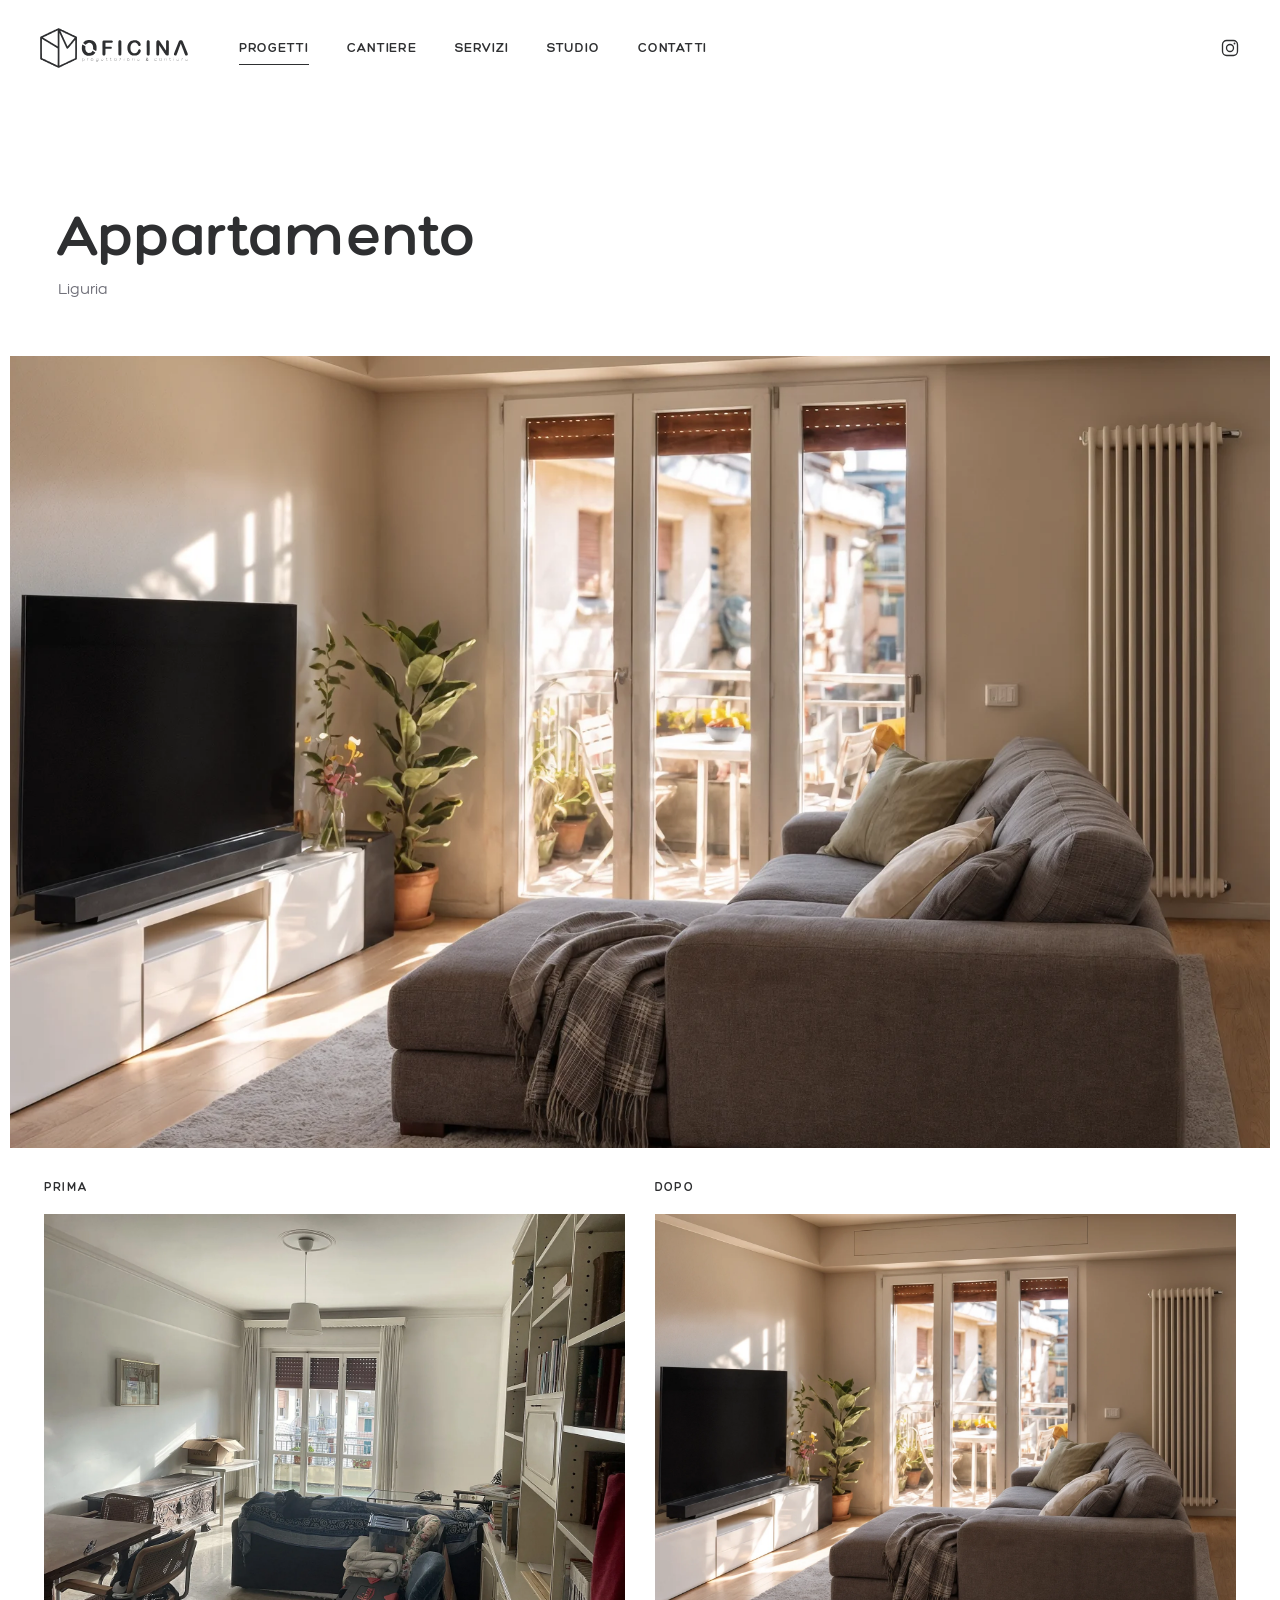
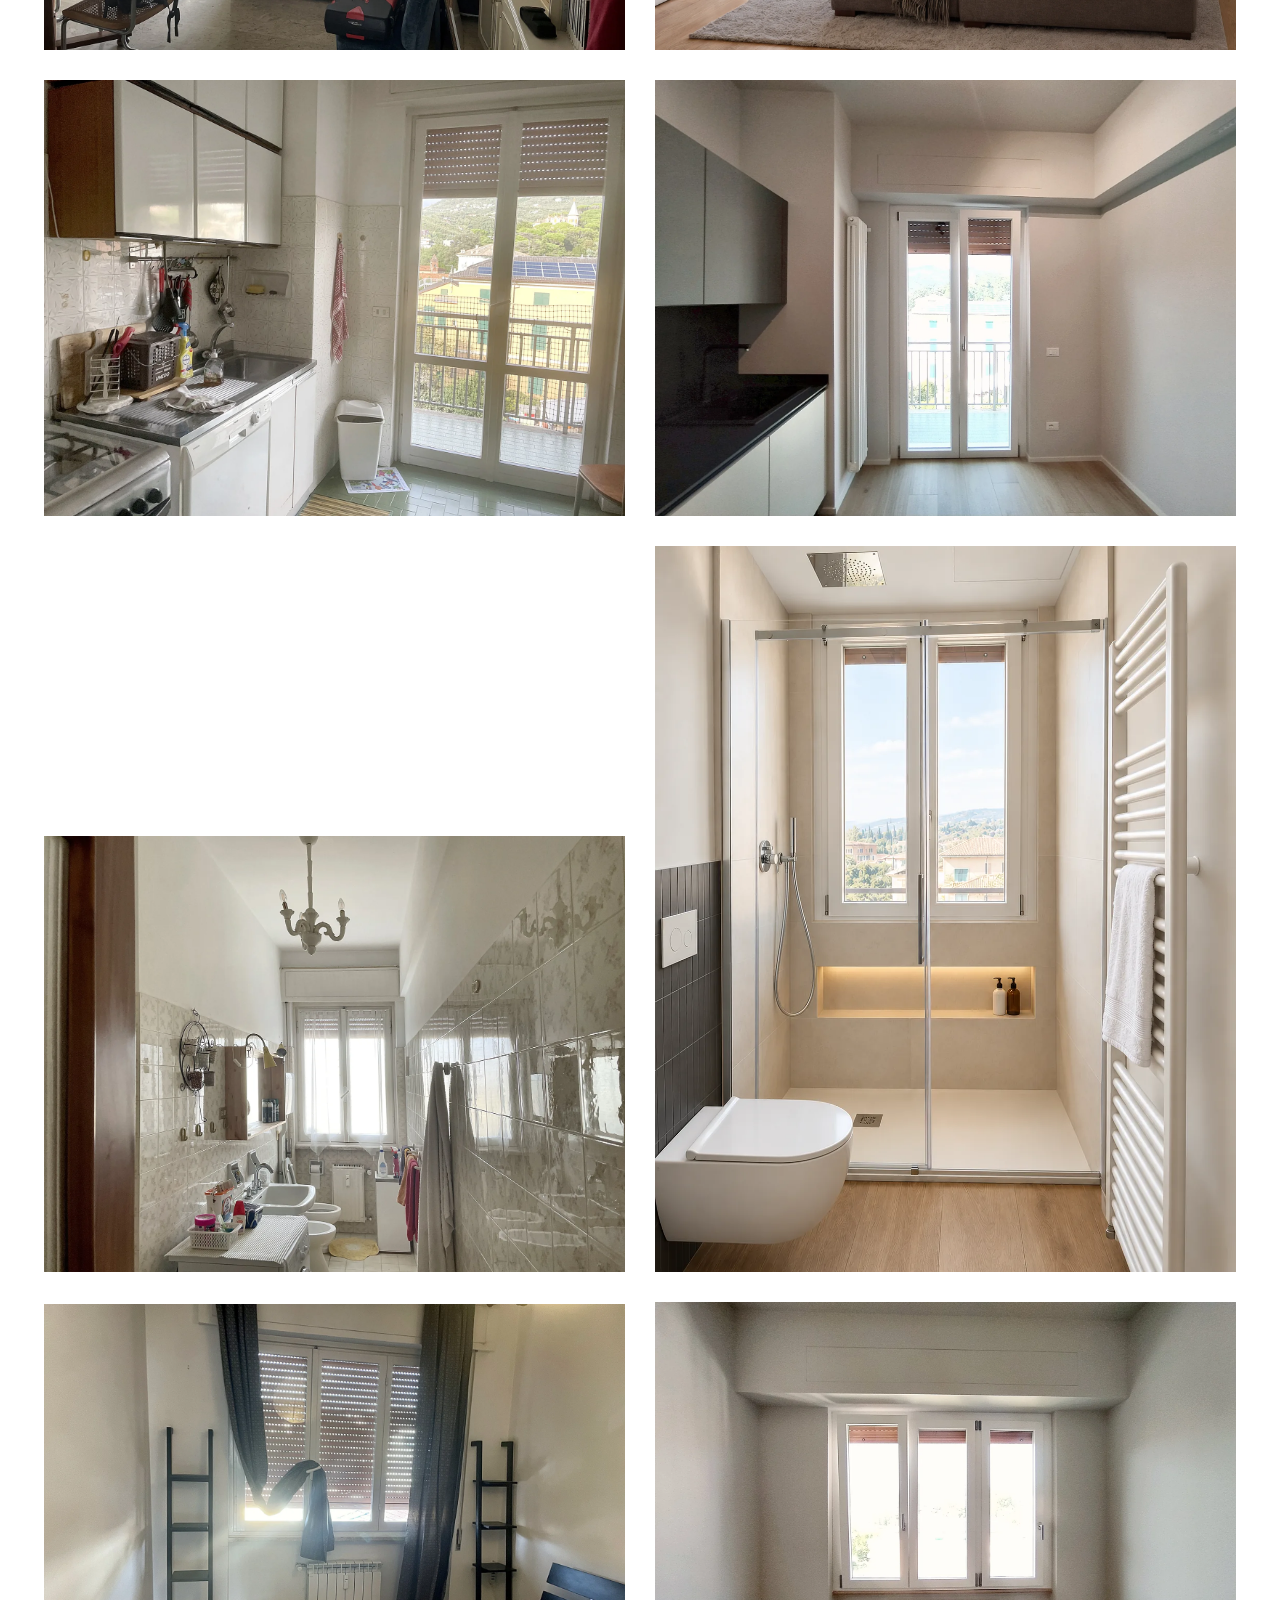
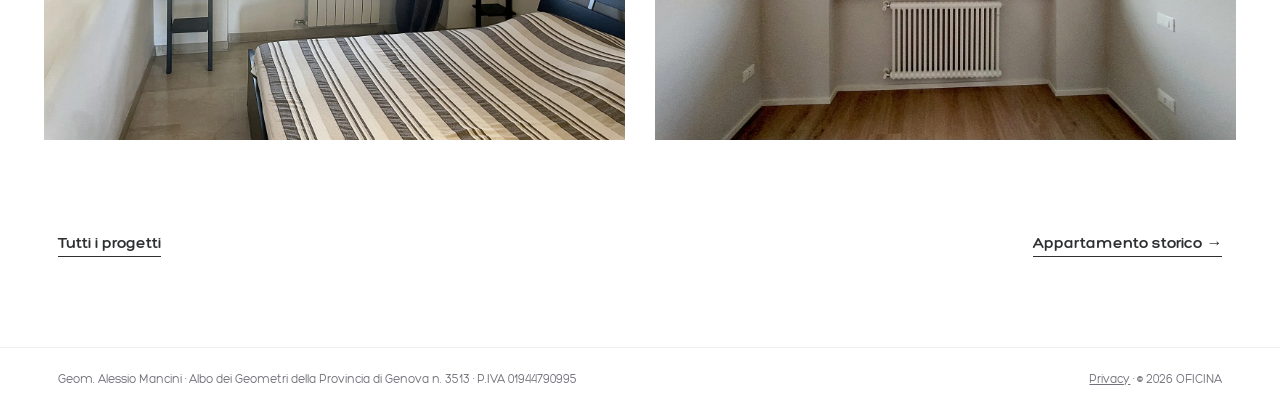
<file: lavori/appartamento-rinnovato.html>
<!doctype html>
<html lang="it">
<head>
<meta charset="utf-8">
<meta name="viewport" content="width=device-width, initial-scale=1">
<title>Appartamento &mdash; OFICINA</title>
<meta name="description" content="Appartamento, Liguria: ristrutturazione seguita da OFICINA, progettazione e cantiere.">
<link rel="canonical" href="https://oficinaprogettazione.it/lavori/appartamento-rinnovato.html">
<meta property="og:type" content="website">
<meta property="og:locale" content="it_IT">
<meta property="og:site_name" content="OFICINA">
<meta property="og:title" content="Appartamento &mdash; OFICINA">
<meta property="og:description" content="Appartamento, Liguria: ristrutturazione seguita da OFICINA, progettazione e cantiere.">
<meta property="og:url" content="https://oficinaprogettazione.it/lavori/appartamento-rinnovato.html">
<meta property="og:image" content="https://oficinaprogettazione.it/assets/img/og.jpg">
<meta name="twitter:card" content="summary_large_image">
<meta name="theme-color" content="#FFFFFF">
<link rel="icon" href="/favicon.ico" sizes="48x48">
<link rel="icon" href="../assets/img/favicon.svg" type="image/svg+xml">
<link rel="icon" href="../assets/img/favicon-192.png" sizes="192x192" type="image/png">
<link rel="apple-touch-icon" href="../assets/img/apple-touch-icon.png">
<link rel="preload" href="../assets/font/Hero-Regular.woff2" as="font" type="font/woff2" crossorigin>
<link rel="stylesheet" href="../assets/style.css?v=d6a229c2">
</head>
<body>
<header class="top">
  <a class="brand" href="../" aria-label="OFICINA, pagina iniziale"><img src="../assets/img/logo.svg" alt="OFICINA progettazione &amp; cantiere" width="186" height="50"></a>
  <nav class="nav" id="nav">
    <a href="../" aria-current="page">Progetti</a>
    <a href="../cantiere.html">Cantiere</a>
    <a href="../servizi.html">Servizi</a>
    <a href="../studio.html">Studio</a>
    <a href="../contatti.html">Contatti</a>
  </nav>
  <a class="ig" href="https://www.instagram.com/_.oficina._/" rel="noopener" aria-label="Instagram"><svg viewBox="0 0 24 24" aria-hidden="true"><rect x="3" y="3" width="18" height="18" rx="5" fill="none" stroke="currentColor" stroke-width="1.6"/><circle cx="12" cy="12" r="4.2" fill="none" stroke="currentColor" stroke-width="1.6"/><circle cx="17.4" cy="6.6" r="1.1" fill="currentColor"/></svg></a>
</header>
<main class="project">
<div class="p-title"><h1 class="h-big">Appartamento</h1><p class="muted">Liguria</p></div>
<figure class="p-hero"><button data-zoom><img src="../assets/img/app-dopo-soggiorno.webp?v=6e79851f" width="1800" height="1350" alt="Appartamento" decoding="async"></button></figure>
<div class="p-pairs"><p class="lbl">Prima</p><p class="lbl">Dopo</p><figure><button data-zoom><img src="../assets/img/app-prima-soggiorno.webp?v=19f38655" width="1600" height="1200" alt="il soggiorno, prima" loading="lazy" decoding="async"></button></figure><figure><button data-zoom><img src="../assets/img/app-dopo-soggiorno.webp?v=6e79851f" width="1800" height="1350" alt="il soggiorno, dopo" loading="lazy" decoding="async"></button></figure><figure><button data-zoom><img src="../assets/img/app-prima-cucina.webp?v=64850c91" width="1600" height="1200" alt="la cucina, prima" loading="lazy" decoding="async"></button></figure><figure><button data-zoom><img src="../assets/img/app-dopo-cucina.webp?v=c36f430b" width="1600" height="1201" alt="la cucina, dopo" loading="lazy" decoding="async"></button></figure><figure><button data-zoom><img src="../assets/img/app-prima-bagno.webp?v=dd16a6dd" width="1600" height="1201" alt="il bagno, prima" loading="lazy" decoding="async"></button></figure><figure><button data-zoom><img src="../assets/img/app-dopo-bagno.webp?v=3bdf788a" width="1122" height="1402" alt="il bagno, dopo" loading="lazy" decoding="async"></button></figure><figure><button data-zoom><img src="../assets/img/app-prima-camera.webp?v=2139d5d8" width="1600" height="1200" alt="la camera, prima" loading="lazy" decoding="async"></button></figure><figure><button data-zoom><img src="../assets/img/app-dopo-camera.webp?v=ab0d2ab7" width="1600" height="1207" alt="la camera, dopo" loading="lazy" decoding="async"></button></figure></div><nav class="p-next"><a href="../">Tutti i progetti</a><a href="appartamento-storico.html">Appartamento storico &rarr;</a></nav>
</main>
<footer class="foot">
  <span>Geom. Alessio Mancini &middot; Albo dei Geometri della Provincia di Genova n. 3513 &middot; P.IVA 01944790995</span>
  <span><a href="../privacy.html">Privacy</a> &middot; &copy; 2026 OFICINA</span>
</footer>
<script src="../assets/site.js?v=d3437802" defer></script>
</body>
</html>
</file>
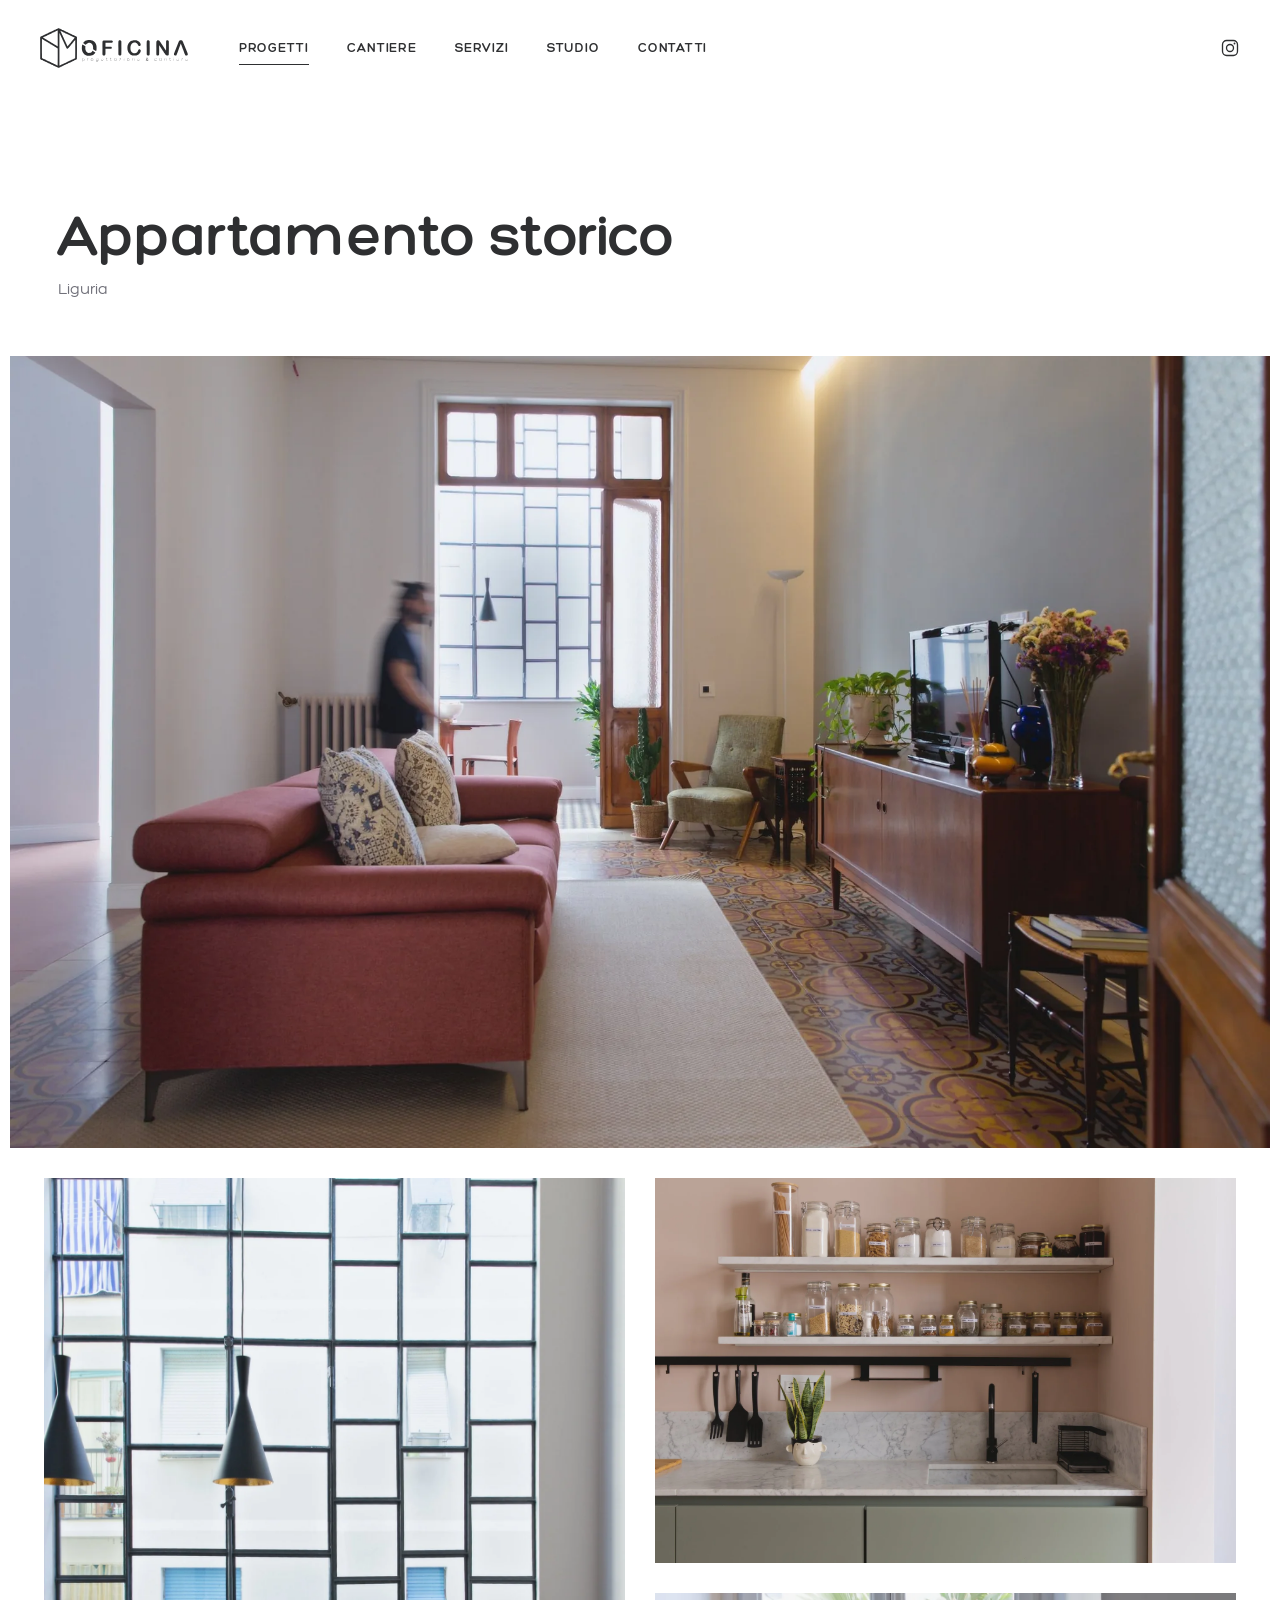
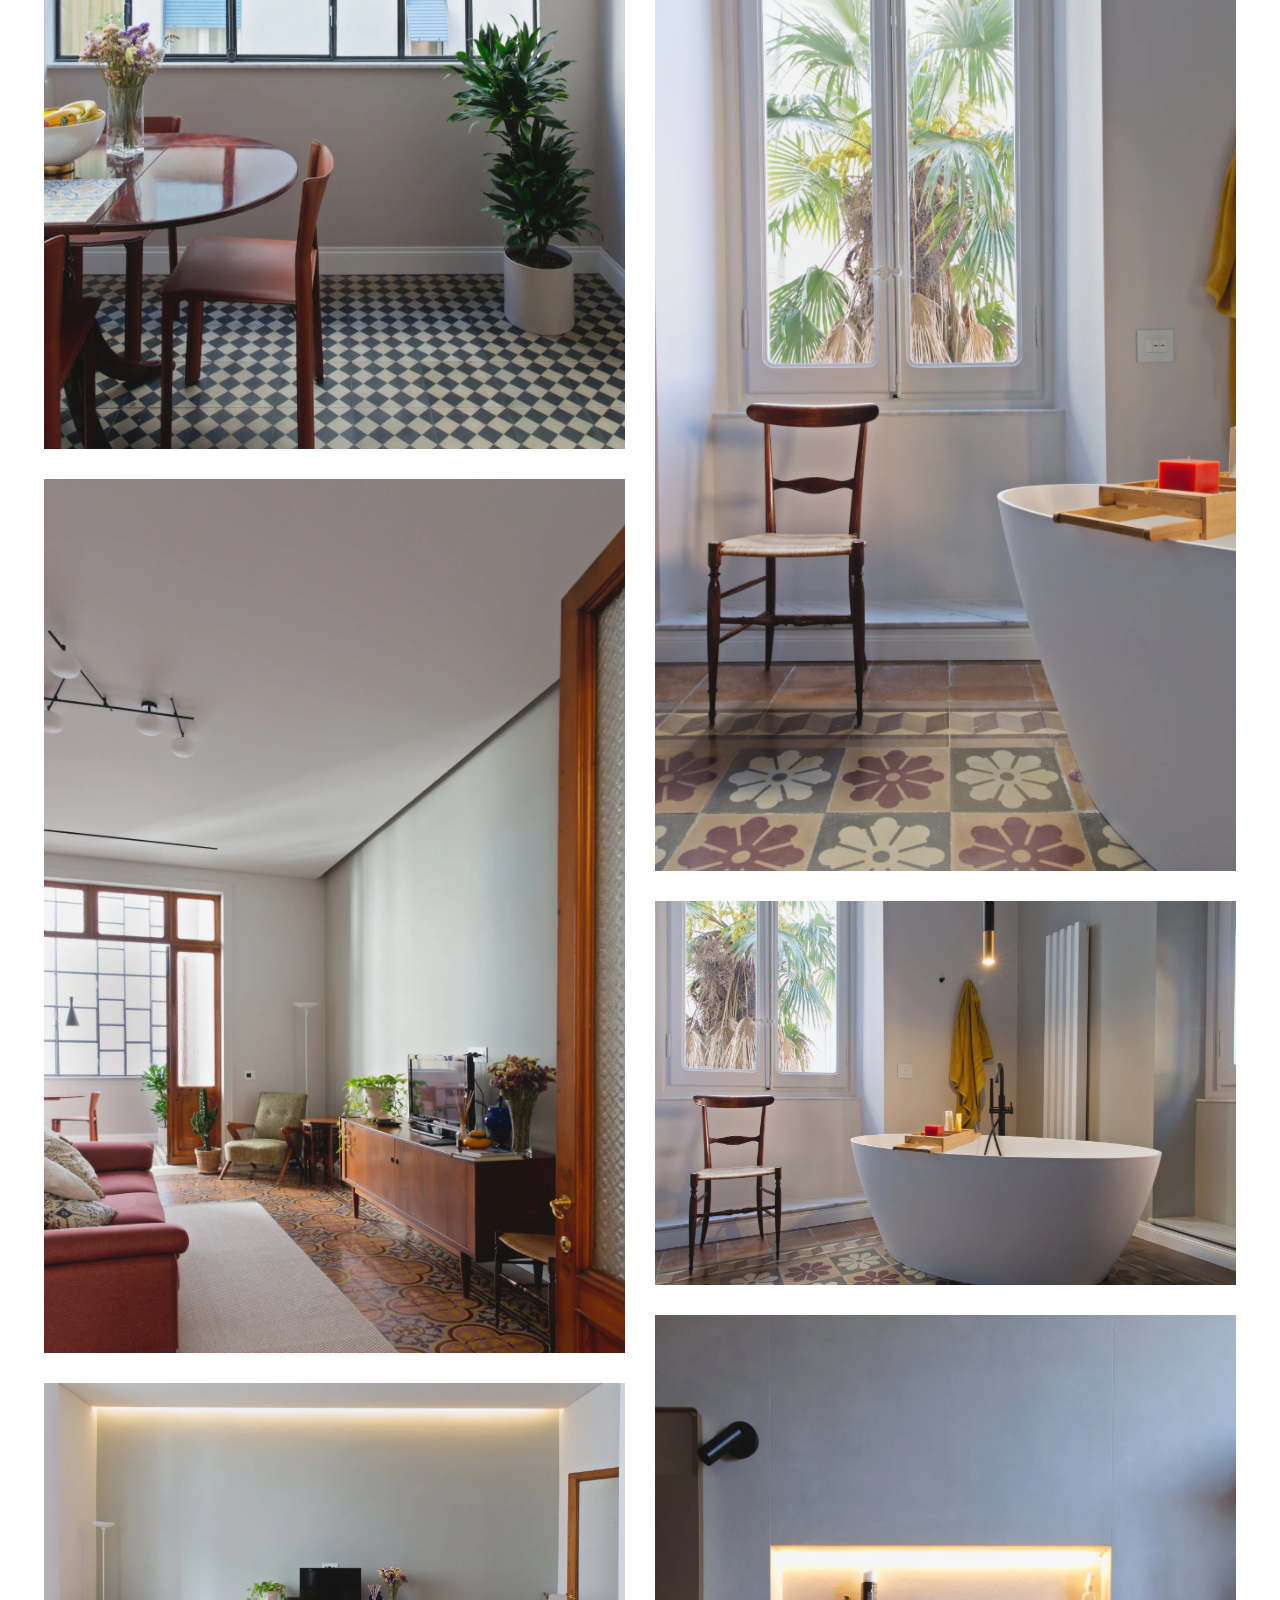
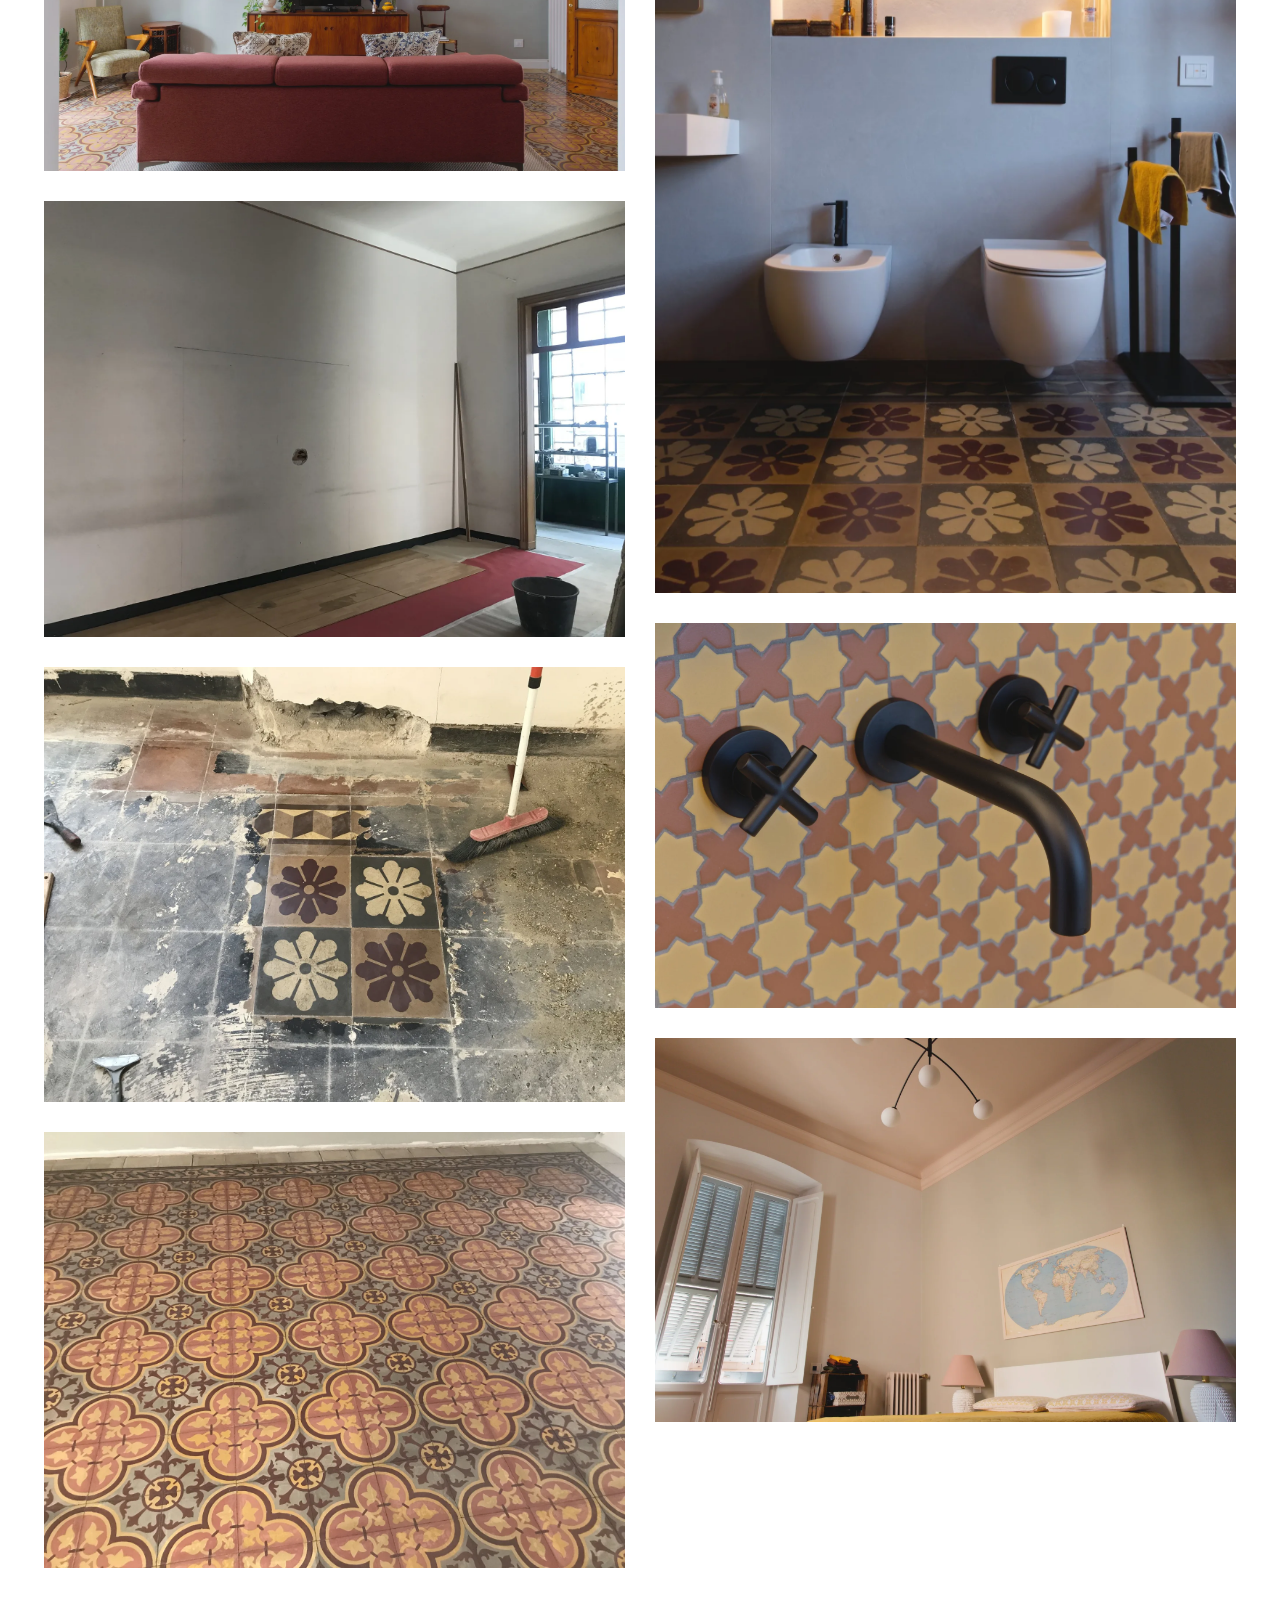
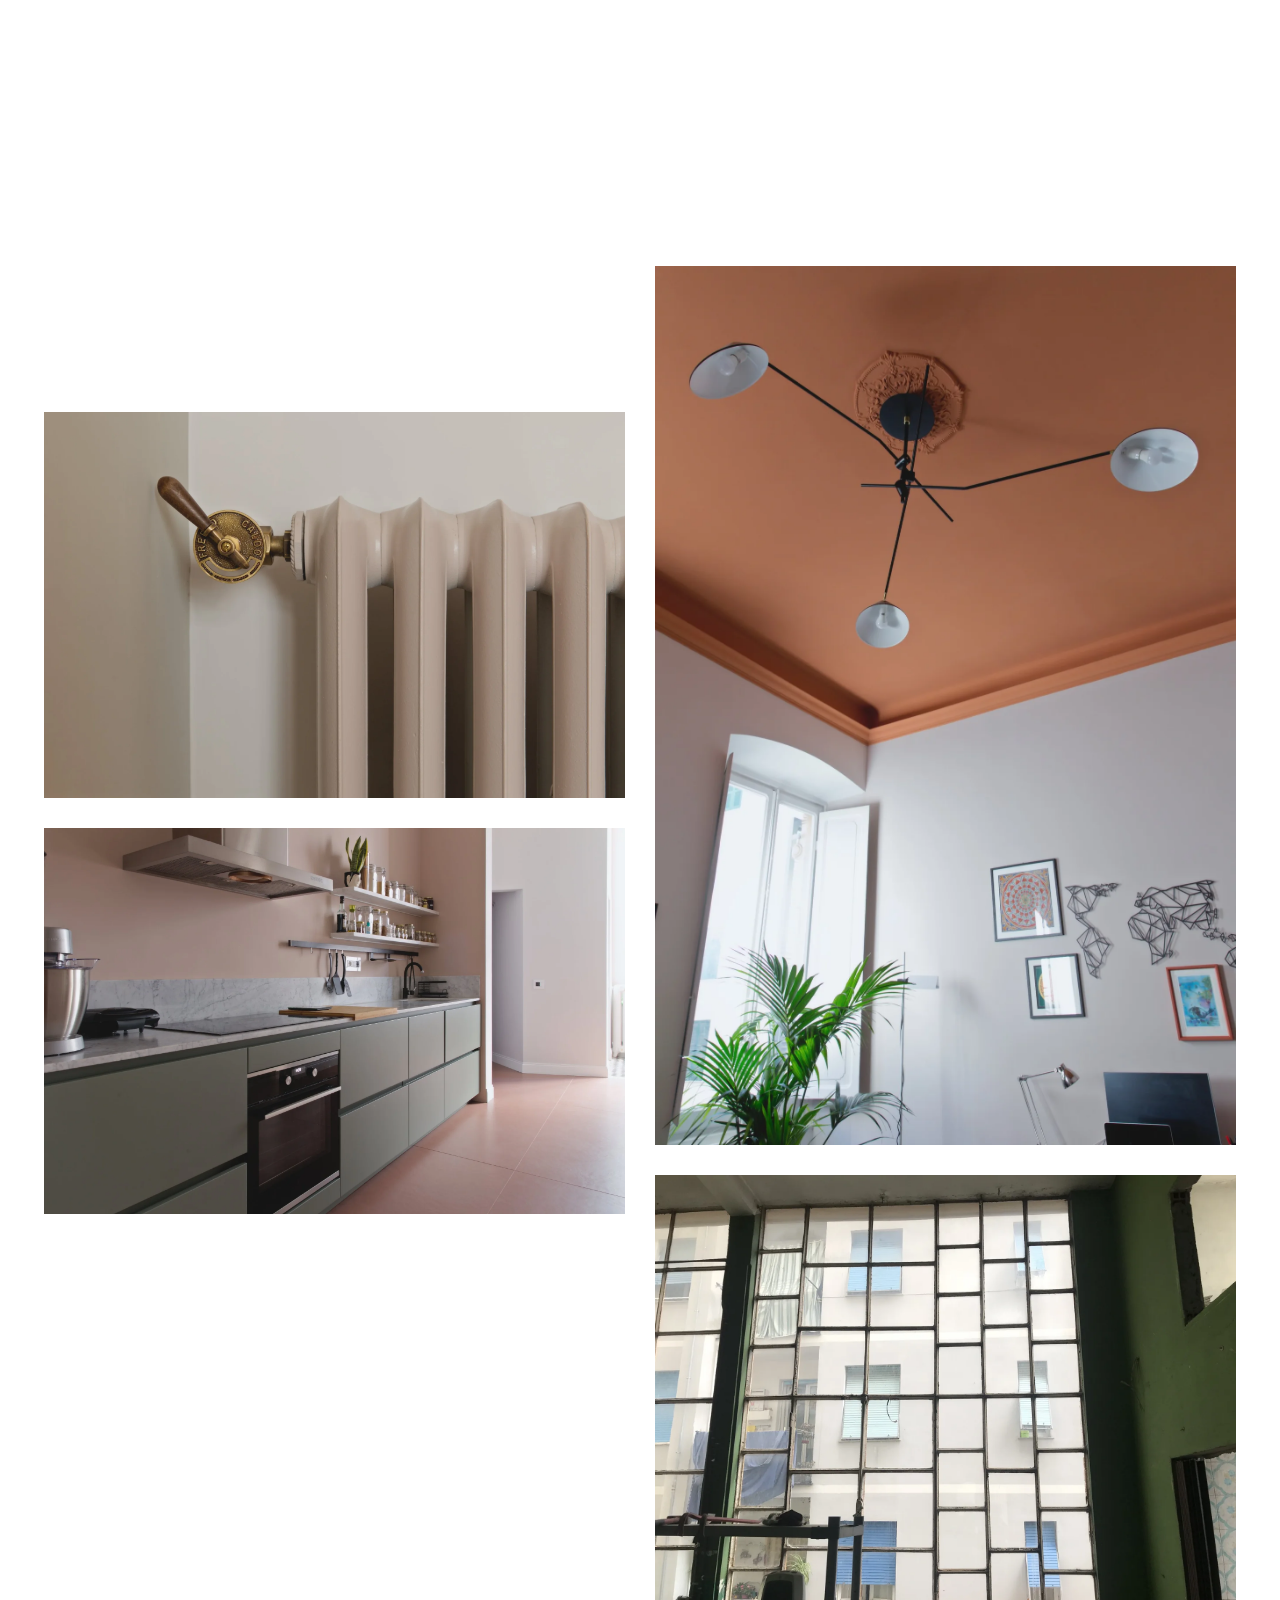
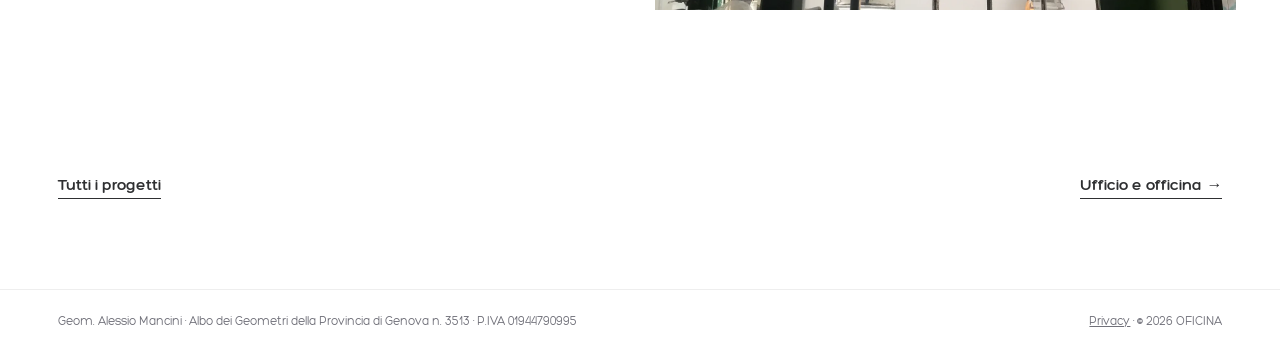
<file: lavori/appartamento-storico.html>
<!doctype html>
<html lang="it">
<head>
<meta charset="utf-8">
<meta name="viewport" content="width=device-width, initial-scale=1">
<title>Appartamento storico &mdash; OFICINA</title>
<meta name="description" content="Appartamento storico, Liguria: ristrutturazione seguita da OFICINA, progettazione e cantiere.">
<link rel="canonical" href="https://oficinaprogettazione.it/lavori/appartamento-storico.html">
<meta property="og:type" content="website">
<meta property="og:locale" content="it_IT">
<meta property="og:site_name" content="OFICINA">
<meta property="og:title" content="Appartamento storico &mdash; OFICINA">
<meta property="og:description" content="Appartamento storico, Liguria: ristrutturazione seguita da OFICINA, progettazione e cantiere.">
<meta property="og:url" content="https://oficinaprogettazione.it/lavori/appartamento-storico.html">
<meta property="og:image" content="https://oficinaprogettazione.it/assets/img/og.jpg">
<meta name="twitter:card" content="summary_large_image">
<meta name="theme-color" content="#FFFFFF">
<link rel="icon" href="/favicon.ico" sizes="48x48">
<link rel="icon" href="../assets/img/favicon.svg" type="image/svg+xml">
<link rel="icon" href="../assets/img/favicon-192.png" sizes="192x192" type="image/png">
<link rel="apple-touch-icon" href="../assets/img/apple-touch-icon.png">
<link rel="preload" href="../assets/font/Hero-Regular.woff2" as="font" type="font/woff2" crossorigin>
<link rel="stylesheet" href="../assets/style.css?v=d6a229c2">
</head>
<body>
<header class="top">
  <a class="brand" href="../" aria-label="OFICINA, pagina iniziale"><img src="../assets/img/logo.svg" alt="OFICINA progettazione &amp; cantiere" width="186" height="50"></a>
  <nav class="nav" id="nav">
    <a href="../" aria-current="page">Progetti</a>
    <a href="../cantiere.html">Cantiere</a>
    <a href="../servizi.html">Servizi</a>
    <a href="../studio.html">Studio</a>
    <a href="../contatti.html">Contatti</a>
  </nav>
  <a class="ig" href="https://www.instagram.com/_.oficina._/" rel="noopener" aria-label="Instagram"><svg viewBox="0 0 24 24" aria-hidden="true"><rect x="3" y="3" width="18" height="18" rx="5" fill="none" stroke="currentColor" stroke-width="1.6"/><circle cx="12" cy="12" r="4.2" fill="none" stroke="currentColor" stroke-width="1.6"/><circle cx="17.4" cy="6.6" r="1.1" fill="currentColor"/></svg></a>
</header>
<main class="project">
<div class="p-title"><h1 class="h-big">Appartamento storico</h1><p class="muted">Liguria</p></div>
<figure class="p-hero"><button data-zoom><img src="../assets/img/casa-dopo-soggiorno-3.webp?v=9bbc39c9" width="2000" height="1336" alt="Appartamento storico" decoding="async"></button></figure>
<div class="p-grid"><figure><button data-zoom><img src="../assets/img/casa-dopo-pranzo.webp?v=54261a15" width="1335" height="2000" alt="Zona pranzo sotto la vetrata in ferro" loading="lazy" decoding="async"></button></figure><figure><button data-zoom><img src="../assets/img/casa-dopo-soggiorno-2.webp?v=be6c7360" width="1329" height="2000" alt="Soggiorno visto dalla porta originale in legno" loading="lazy" decoding="async"></button></figure><figure><button data-zoom><img src="../assets/img/casa-dopo-soggiorno.webp?v=fd10f89a" width="2000" height="1335" alt="Soggiorno con la luce radente sulla parete" loading="lazy" decoding="async"></button></figure><figure><button data-zoom><img src="../assets/img/casa-prima-soggiorno.webp?v=c5f7a01f" width="1600" height="1200" alt="Soggiorno prima dei lavori" loading="lazy" decoding="async"></button></figure><figure><button data-zoom><img src="../assets/img/casa-cantiere-cementine.webp?v=5d7d0ed5" width="1600" height="1200" alt="Cementine originali riemerse sotto la colla" loading="lazy" decoding="async"></button></figure><figure><button data-zoom><img src="../assets/img/casa-cantiere-recupero.webp?v=bd7a009f" width="1600" height="1200" alt="Pavimento in cementine dopo il recupero" loading="lazy" decoding="async"></button></figure><figure><button data-zoom><img src="../assets/img/casa-dopo-pranzo-2.webp?v=83d1aad7" width="2000" height="1323" alt="Zona pranzo, porta originale e armadi a filo muro" loading="lazy" decoding="async"></button></figure><figure><button data-zoom><img src="../assets/img/casa-dopo-radiatore.webp?v=1a828ecb" width="2000" height="1329" alt="Radiatore in ghisa con valvola in ottone" loading="lazy" decoding="async"></button></figure><figure><button data-zoom><img src="../assets/img/casa-dopo-cucina.webp?v=9c4a91de" width="2000" height="1329" alt="Cucina con pareti rosa chiaro" loading="lazy" decoding="async"></button></figure><figure><button data-zoom><img src="../assets/img/casa-dopo-cucina-2.webp?v=d509d373" width="2000" height="1323" alt="Mensole e piano in marmo della cucina" loading="lazy" decoding="async"></button></figure><figure><button data-zoom><img src="../assets/img/casa-dopo-sedia.webp?v=8b893e74" width="1323" height="2000" alt="Bagno: finestra sulla palma e cementine" loading="lazy" decoding="async"></button></figure><figure><button data-zoom><img src="../assets/img/casa-dopo-vasca.webp?v=af5fede4" width="2000" height="1323" alt="Vasca libera e pavimento in cementine" loading="lazy" decoding="async"></button></figure><figure><button data-zoom><img src="../assets/img/casa-dopo-bagno-2.webp?v=4c4d4454" width="1323" height="2000" alt="Bagno con nicchia illuminata e cementine" loading="lazy" decoding="async"></button></figure><figure><button data-zoom><img src="../assets/img/casa-dopo-rubinetto.webp?v=2fc7d44e" width="2000" height="1323" alt="Rubinetteria nera su piastrelle a stella" loading="lazy" decoding="async"></button></figure><figure><button data-zoom><img src="../assets/img/casa-dopo-camera.webp?v=12d5fa8d" width="2000" height="1323" alt="Camera con soffitto rosa e cornici originali" loading="lazy" decoding="async"></button></figure><figure><button data-zoom><img src="../assets/img/casa-dopo-lampada.webp?v=7fbddc2e" width="2000" height="1323" alt="Dettaglio della camera" loading="lazy" decoding="async"></button></figure><figure><button data-zoom><img src="../assets/img/casa-dopo-soffitto.webp?v=cbf23e22" width="1323" height="2000" alt="Soffitto in terracotta con rosone originale" loading="lazy" decoding="async"></button></figure><figure><button data-zoom><img src="../assets/img/casa-prima-vetrata.webp?v=fa207a43" width="1600" height="1200" alt="Vetrata in ferro prima dei lavori" loading="lazy" decoding="async"></button></figure></div><nav class="p-next"><a href="../">Tutti i progetti</a><a href="ufficio-e-officina.html">Ufficio e officina &rarr;</a></nav>
</main>
<footer class="foot">
  <span>Geom. Alessio Mancini &middot; Albo dei Geometri della Provincia di Genova n. 3513 &middot; P.IVA 01944790995</span>
  <span><a href="../privacy.html">Privacy</a> &middot; &copy; 2026 OFICINA</span>
</footer>
<script src="../assets/site.js?v=d3437802" defer></script>
</body>
</html>
</file>
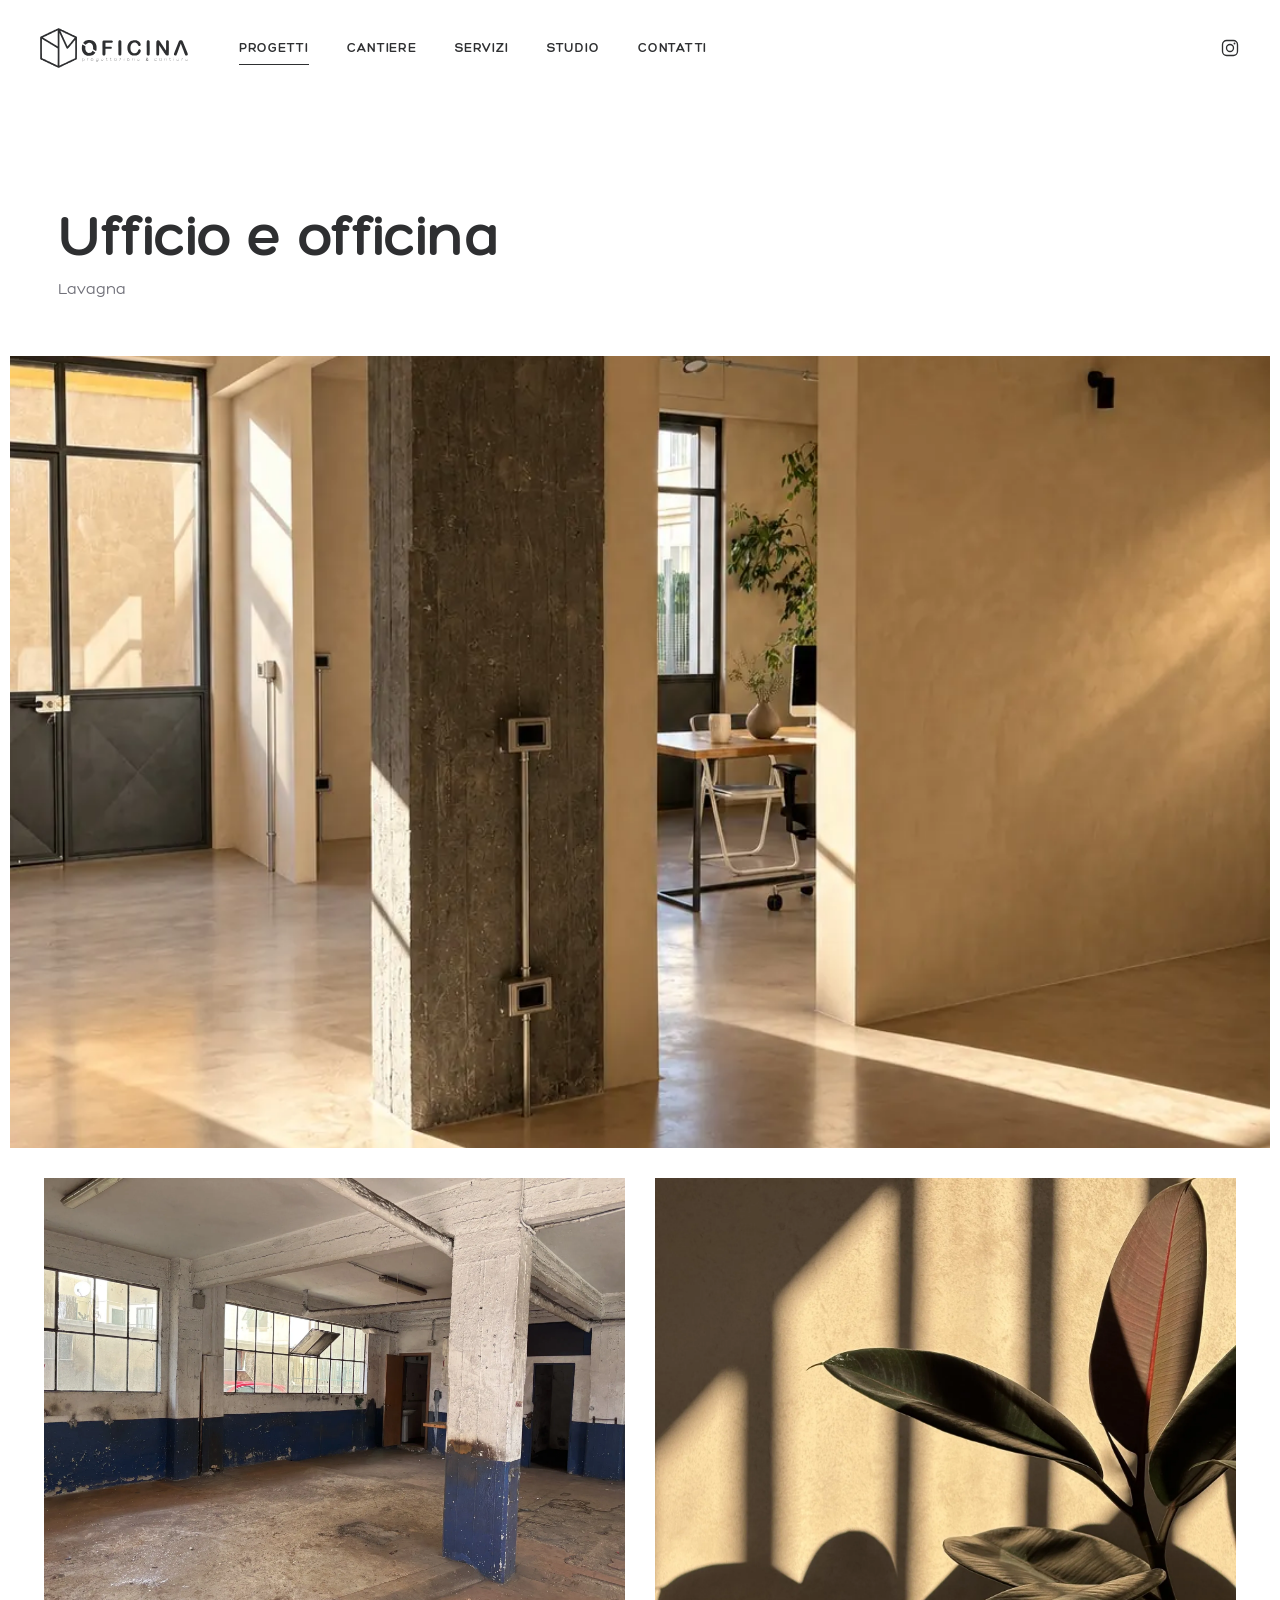
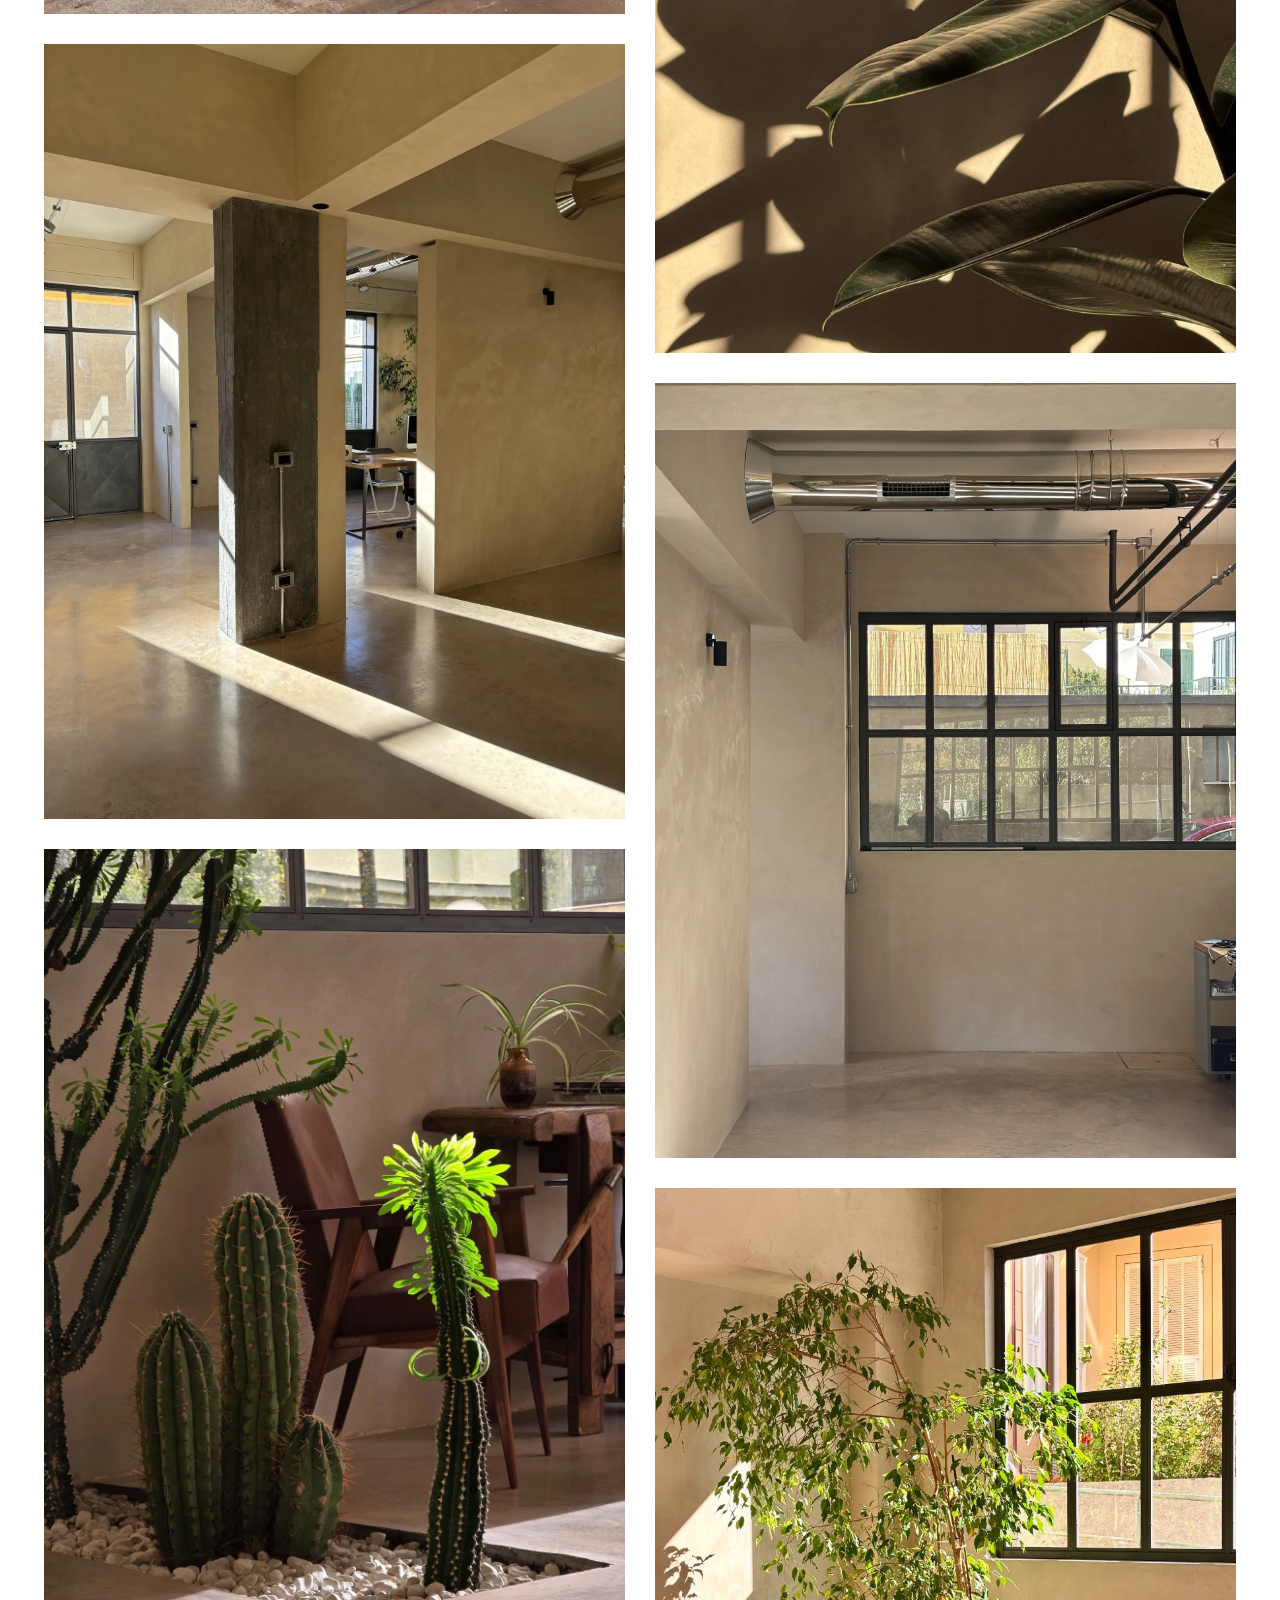
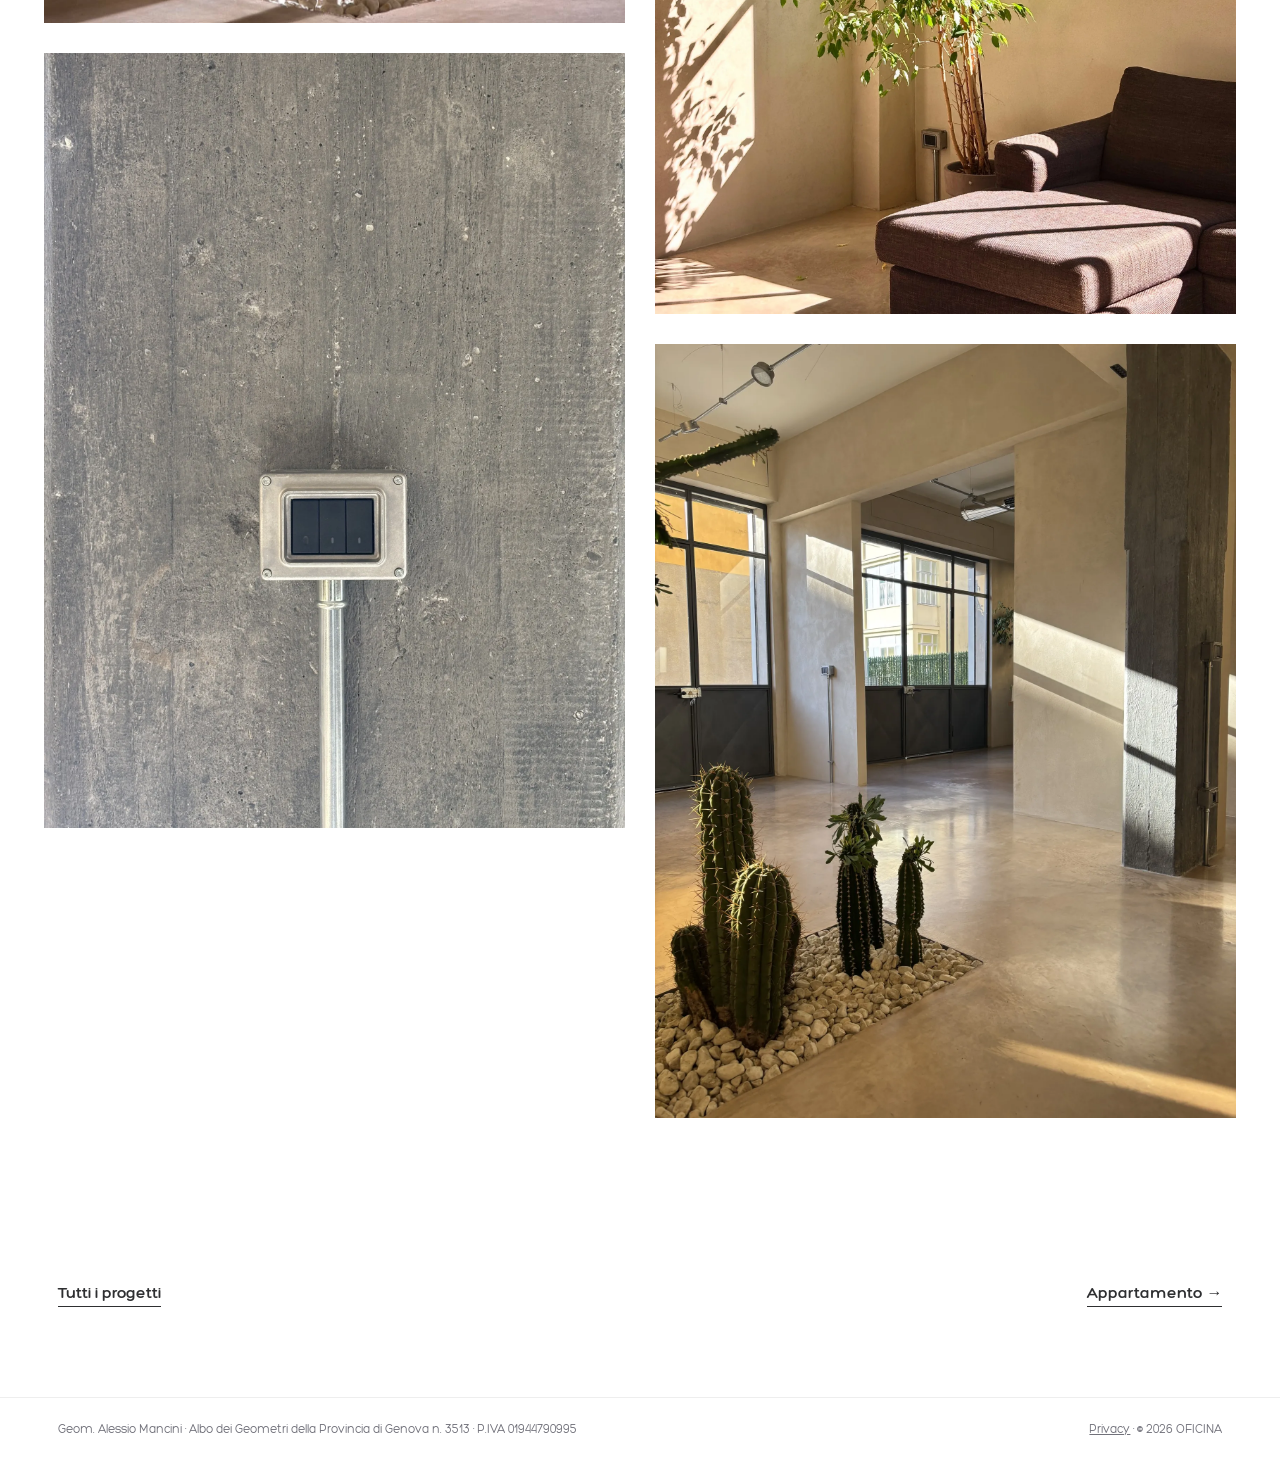
<file: lavori/ufficio-e-officina.html>
<!doctype html>
<html lang="it">
<head>
<meta charset="utf-8">
<meta name="viewport" content="width=device-width, initial-scale=1">
<title>Ufficio e officina &mdash; OFICINA</title>
<meta name="description" content="Ufficio e officina, Lavagna: ristrutturazione seguita da OFICINA, progettazione e cantiere.">
<link rel="canonical" href="https://oficinaprogettazione.it/lavori/ufficio-e-officina.html">
<meta property="og:type" content="website">
<meta property="og:locale" content="it_IT">
<meta property="og:site_name" content="OFICINA">
<meta property="og:title" content="Ufficio e officina &mdash; OFICINA">
<meta property="og:description" content="Ufficio e officina, Lavagna: ristrutturazione seguita da OFICINA, progettazione e cantiere.">
<meta property="og:url" content="https://oficinaprogettazione.it/lavori/ufficio-e-officina.html">
<meta property="og:image" content="https://oficinaprogettazione.it/assets/img/og.jpg">
<meta name="twitter:card" content="summary_large_image">
<meta name="theme-color" content="#FFFFFF">
<link rel="icon" href="/favicon.ico" sizes="48x48">
<link rel="icon" href="../assets/img/favicon.svg" type="image/svg+xml">
<link rel="icon" href="../assets/img/favicon-192.png" sizes="192x192" type="image/png">
<link rel="apple-touch-icon" href="../assets/img/apple-touch-icon.png">
<link rel="preload" href="../assets/font/Hero-Regular.woff2" as="font" type="font/woff2" crossorigin>
<link rel="stylesheet" href="../assets/style.css?v=d6a229c2">
</head>
<body>
<header class="top">
  <a class="brand" href="../" aria-label="OFICINA, pagina iniziale"><img src="../assets/img/logo.svg" alt="OFICINA progettazione &amp; cantiere" width="186" height="50"></a>
  <nav class="nav" id="nav">
    <a href="../" aria-current="page">Progetti</a>
    <a href="../cantiere.html">Cantiere</a>
    <a href="../servizi.html">Servizi</a>
    <a href="../studio.html">Studio</a>
    <a href="../contatti.html">Contatti</a>
  </nav>
  <a class="ig" href="https://www.instagram.com/_.oficina._/" rel="noopener" aria-label="Instagram"><svg viewBox="0 0 24 24" aria-hidden="true"><rect x="3" y="3" width="18" height="18" rx="5" fill="none" stroke="currentColor" stroke-width="1.6"/><circle cx="12" cy="12" r="4.2" fill="none" stroke="currentColor" stroke-width="1.6"/><circle cx="17.4" cy="6.6" r="1.1" fill="currentColor"/></svg></a>
</header>
<main class="project">
<div class="p-title"><h1 class="h-big">Ufficio e officina</h1><p class="muted">Lavagna</p></div>
<figure class="p-hero"><button data-zoom><img src="../assets/img/studio-hr-copertina.webp?v=bc5c83a9" width="1122" height="1402" alt="Ufficio e officina" decoding="async"></button></figure>
<div class="p-grid"><figure><button data-zoom><img src="../assets/img/studio-hr-prima.webp?v=ceebc97f" width="2200" height="1650" alt="L&#x27;officina di fabbro prima del recupero" loading="lazy" decoding="async"></button></figure><figure><button data-zoom><img src="../assets/img/studio-hr-sala.webp?v=7e5b3d10" width="1650" height="2200" alt="Lo studio: pilastro in cemento e pavimento in calcestruzzo" loading="lazy" decoding="async"></button></figure><figure><button data-zoom><img src="../assets/img/studio-hr-cactus2.webp?v=654d542e" width="1200" height="1600" alt="Area d&#x27;attesa con piante grasse" loading="lazy" decoding="async"></button></figure><figure><button data-zoom><img src="../assets/img/studio-hr-pilastro.webp?v=f88ba1c2" width="1650" height="2200" alt="Pilastro in cemento lasciato a vista" loading="lazy" decoding="async"></button></figure><figure><button data-zoom><img src="../assets/img/studio-hr-ficus.webp?v=80e06570" width="1650" height="2200" alt="Ombre sulla parete a calce" loading="lazy" decoding="async"></button></figure><figure><button data-zoom><img src="../assets/img/studio-hr-finestra.webp?v=7d331db8" width="1650" height="2200" alt="Vetrata in ferro e pareti a calce" loading="lazy" decoding="async"></button></figure><figure><button data-zoom><img src="../assets/img/studio-hr-pianta.webp?v=cbe5860a" width="1760" height="2200" alt="Angolo dello studio con pianta" loading="lazy" decoding="async"></button></figure><figure><button data-zoom><img src="../assets/img/studio-hr-cactus.webp?v=b9054c89" width="1650" height="2200" alt="Pavimento in calcestruzzo e piante grasse" loading="lazy" decoding="async"></button></figure></div><nav class="p-next"><a href="../">Tutti i progetti</a><a href="appartamento-rinnovato.html">Appartamento &rarr;</a></nav>
</main>
<footer class="foot">
  <span>Geom. Alessio Mancini &middot; Albo dei Geometri della Provincia di Genova n. 3513 &middot; P.IVA 01944790995</span>
  <span><a href="../privacy.html">Privacy</a> &middot; &copy; 2026 OFICINA</span>
</footer>
<script src="../assets/site.js?v=d3437802" defer></script>
</body>
</html>
</file>
<file: assets/style.css>
@font-face{font-family:Hero;src:url(font/Hero-Light.woff2) format("woff2");font-weight:300;font-display:swap}
@font-face{font-family:Hero;src:url(font/Hero-Regular.woff2) format("woff2");font-weight:400;font-display:swap}
@font-face{font-family:Hero;src:url(font/Hero-Bold.woff2) format("woff2");font-weight:700;font-display:swap}

/* OFICINA: antracite, beige carta, bianco. Impostazione: sezioni a schermo intero, foto grandi, pochi testi. */
:root{
  --ink:#2E2F31;
  --paper:#EBE5E0;
  --white:#FFFFFF;
  --grey:#71717A;
  --line:#D8D2C9;
  --side:clamp(16px,4.5vw,64px);
}
*,*::before,*::after{box-sizing:border-box}
html{-webkit-text-size-adjust:100%}
body{margin:0;background:var(--white);color:var(--ink);font-family:Hero,"Helvetica Neue",Arial,sans-serif;font-weight:400;font-size:16px;line-height:1.65;-webkit-font-smoothing:antialiased}
img{display:block;max-width:100%;height:auto}
a{color:inherit}
p{margin:0 0 1em}
.muted{color:var(--grey)}
.h-big{font-weight:700;font-size:clamp(34px,4.6vw,60px);line-height:1.05;letter-spacing:-.01em;margin:0}
.h-huge{font-weight:700;font-size:clamp(44px,7vw,96px);line-height:1;letter-spacing:-.015em;margin:0}
.h-mid{font-weight:700;font-size:20px;line-height:1.3;margin:0 0 12px}
.h-bold{font-weight:700;font-size:26px;margin:0}
.more{font-weight:700;text-decoration:none;border-bottom:1px solid currentColor;padding-bottom:2px}

/* testata */
.top{position:fixed;inset:0 0 auto 0;z-index:30;height:96px;display:flex;align-items:center;gap:clamp(24px,4vw,56px);padding:0 var(--side);transition:background .3s,color .3s,height .3s}
.top.solid{background:rgba(255,255,255,.96);height:76px}
.brand img{height:40px;width:auto;transition:filter .3s}
.nav{display:flex;gap:clamp(20px,3vw,48px)}
.nav a{text-decoration:none;font-weight:700;font-size:13px;letter-spacing:.06em;text-transform:uppercase;padding:6px 0;border-bottom:1px solid transparent}
.nav a:hover,.nav a[aria-current]{border-color:currentColor}
.ig{margin-left:auto;display:flex}
.ig svg,.ig-inline svg{width:20px;height:20px}
.top.light{color:var(--white)}
.top.light .brand img{filter:brightness(0) invert(1)}
.menu-btn{display:none;background:none;border:0;padding:10px;cursor:pointer;color:inherit}
.menu-btn span{display:block;width:22px;height:1.5px;background:currentColor;margin:5px 0}
@media (max-width:860px){
  .top{height:auto;flex-wrap:wrap;row-gap:0;padding-top:14px;padding-bottom:10px;background:rgba(255,255,255,.96);color:var(--ink)!important}
  .top.solid{height:auto}
  .top .brand img{filter:none!important;height:30px}
  .ig{margin-left:auto}
  .nav{order:3;width:100%;gap:clamp(18px,5.5vw,40px);justify-content:flex-start;margin-top:10px}
  .nav a{font-size:12px;letter-spacing:.08em;padding:6px 0}
  .project{padding-top:108px}
}
@media (max-width:360px){.nav a{font-size:11px;letter-spacing:.04em}}

/* puntini a destra (solo home) */
.dots{position:fixed;right:clamp(14px,2.4vw,32px);top:50%;transform:translateY(-50%);z-index:25;display:flex;flex-direction:column;gap:14px}
.dots a{width:10px;height:10px;border-radius:50%;background:rgba(150,150,150,.55);transition:background .2s,transform .2s}
.dots a.on{background:var(--ink);transform:scale(1.15)}
.dots.light a{background:rgba(255,255,255,.5)}
.dots.light a.on{background:var(--white)}
@media (max-width:860px){.dots{display:none}}

/* sezioni a schermo intero, una alla volta */
@media (min-width:861px) and (min-height:600px){
  .screen{height:100vh}
}
.screen{position:relative;overflow:hidden}

/* 1. copertina: logo che si disegna + foto a destra */
.cover{display:grid;grid-template-columns:3fr 1fr;background:var(--paper)}
.cover-logo{display:flex;align-items:center;justify-content:center;padding:96px var(--side) 40px}
.cover-logo img{width:min(440px,70vw)}
.cover-photo{background-size:cover;background-position:center}
.draw{clip-path:inset(0 100% 0 0)}
.draw.go{animation:draw 2.6s cubic-bezier(.55,0,.25,1) .2s forwards}
@keyframes draw{to{clip-path:inset(0 0 0 0)}}
@media (prefers-reduced-motion:reduce){.draw{clip-path:none}.draw.go{animation:none}}
@media (max-width:860px){.cover{grid-template-columns:1fr;height:100svh;grid-template-rows:1fr 34svh}}

/* 2. lo studio: testo a sinistra, foto a destra */
.about{display:flex;align-items:center}
.about-in{width:100%;max-width:1160px;margin:0 auto;padding:110px var(--side) 40px;display:grid;grid-template-columns:7fr 5fr;gap:clamp(28px,5vw,72px);align-items:center}
.about-txt{font-size:17px;max-width:32em}
.about-img{margin:0}
.about-img img{max-height:72vh;width:auto;margin-left:auto}
.about-in.page{padding-top:0;padding-bottom:clamp(48px,7vw,96px)}
@media (max-width:860px){.about-in{grid-template-columns:1fr;padding-top:64px}.about-img img{max-height:none;width:100%}}

/* 3 e 5. presentazioni scure a tutto schermo */
.slider{background:#1d1e20}
.slide{position:absolute;inset:0 10px;background-size:cover;background-position:center;opacity:0;transition:opacity 1.1s ease;display:flex;align-items:center}
.slide::before{content:"";position:absolute;inset:0;background:linear-gradient(90deg,rgba(20,20,22,.78) 0%,rgba(20,20,22,.45) 45%,rgba(20,20,22,.12) 100%)}
.slide.on{opacity:1;z-index:1}
.slide-txt{position:relative;color:var(--white);padding:0 clamp(56px,11vw,150px);max-width:900px}
.slide-txt p{font-size:17px;max-width:24em}
.slide-txt .h-big small{font-weight:300;font-size:.55em;letter-spacing:0;white-space:nowrap}
.kicker{font-size:22px;font-weight:300;letter-spacing:.02em;margin-bottom:6px}
.btn-white{display:inline-block;margin-top:28px;background:var(--white);color:var(--ink);text-decoration:none;font-weight:700;font-size:14px;letter-spacing:.08em;text-transform:uppercase;padding:18px 44px}
.btn-white:hover{background:var(--paper)}
.arr{position:absolute;top:50%;transform:translateY(-50%);z-index:3;background:none;border:0;color:var(--white);font:300 64px/1 Hero,sans-serif;cursor:pointer;padding:10px 18px}
.arr.prev{left:20px}.arr.next{right:clamp(40px,5vw,70px)}
@media (max-width:860px){.slider{height:78svh}.slide-txt{padding:0 56px}.arr{font-size:44px}.arr.prev{left:2px}.arr.next{right:2px}}

/* 4. servizi */
.services{display:flex;align-items:center}
.services-in{width:100%;max-width:1160px;margin:0 auto;padding:110px var(--side) 40px}
.serv{display:grid;grid-template-columns:1fr 1fr;gap:clamp(28px,4vw,48px) clamp(32px,6vw,96px);margin-top:clamp(36px,6vh,72px)}
.serv p{margin:0;color:var(--grey);max-width:30em}
.serv.page{max-width:1160px;margin:0 auto clamp(48px,7vw,96px);padding:0 var(--side)}
@media (max-width:700px){.serv{grid-template-columns:1fr}}

/* 6. contatti */
.contacts{display:flex;align-items:center}
.contact{width:100%;max-width:1160px;margin:0 auto;padding:110px var(--side) 60px;display:grid;grid-template-columns:1fr 2fr;gap:clamp(32px,6vw,96px)}
.contacts.page .contact{padding-top:clamp(24px,4vw,48px)}
.info .cube{width:40px;margin-bottom:22px}
.info dl{margin:28px 0 0}
.info dt{font-weight:700;font-size:12px;letter-spacing:.08em;text-transform:uppercase;margin-top:16px}
.info dd{margin:2px 0 0}
.info a{text-decoration:none}
.wa{display:inline-flex;align-items:center;gap:8px}.wa svg{width:16px;height:16px}
.ig-inline{display:inline-flex;margin-top:24px}
form .row{display:grid;grid-template-columns:1fr 1fr;gap:0 20px}
.field{display:block;margin-bottom:16px}
.field span{display:block;font-weight:700;font-size:14px;margin-bottom:6px}
.field input,.field textarea{width:100%;font:inherit;font-size:16px;color:var(--ink);background:var(--white);border:1px solid #CFCFCF;padding:11px 12px;border-radius:0;-webkit-appearance:none;appearance:none}
.field textarea{min-height:110px;resize:vertical}
.field input:focus,.field textarea:focus{outline:2px solid var(--ink);outline-offset:-1px}
.check{display:flex;gap:10px;align-items:flex-start;font-size:14px;color:var(--grey);margin:4px 0 18px}
.check input{margin-top:4px;accent-color:var(--ink);width:16px;height:16px}
.btn{font:inherit;font-weight:700;font-size:14px;letter-spacing:.08em;text-transform:uppercase;background:var(--ink);color:var(--white);border:0;padding:16px 44px;cursor:pointer}
.btn:hover{background:#000}
.hp{position:absolute;left:-9999px}
@media (max-width:860px){.contact{grid-template-columns:1fr;padding-top:64px}form .row{grid-template-columns:1fr}}

/* pagine interne */
.project{padding-top:96px}
.p-title{padding:clamp(60px,12vh,140px) var(--side) clamp(36px,6vh,64px)}
.p-title .muted{margin:10px 0 0}
.p-hero{margin:0 10px}
.p-hero img{width:100%;max-height:88vh;object-fit:cover;object-position:center 60%}
.p-grid{columns:2;column-gap:30px;padding:30px clamp(16px,3.5vw,44px) 0}
.p-grid figure{margin:0 0 30px;break-inside:avoid}
.p-pairs{display:grid;grid-template-columns:1fr 1fr;gap:30px;padding:30px clamp(16px,3.5vw,44px) 0;align-items:end}
.p-pairs figure{margin:0}
.p-pairs .lbl{margin:0 0 -14px;font-weight:700;font-size:12px;letter-spacing:.1em;text-transform:uppercase}
.p-next{display:flex;justify-content:space-between;gap:20px;padding:clamp(40px,7vw,90px) var(--side)}
.p-next a{font-weight:700;text-decoration:none;border-bottom:1px solid currentColor}
button[data-zoom]{all:unset;cursor:zoom-in;display:block;width:100%}
button[data-zoom]:focus-visible{outline:2px solid var(--ink);outline-offset:3px}
@media (max-width:600px){.p-grid{columns:1}.p-pairs{gap:10px}}
.pcards{display:grid;grid-template-columns:repeat(3,1fr);gap:30px;padding:0 clamp(16px,3.5vw,44px) 80px}
.pcard{position:relative;display:block;overflow:hidden;text-decoration:none}
.pcard img{width:100%;aspect-ratio:4/5;object-fit:cover;transition:transform .6s ease}
.pcard span{position:absolute;inset:auto 0 0 0;padding:18px 20px;color:var(--white);font-weight:700;font-size:20px;background:linear-gradient(0deg,rgba(0,0,0,.45),transparent);opacity:0;transition:opacity .3s}
.pcard:hover img{transform:scale(1.03)}
.pcard:hover span,.pcard:focus-visible span{opacity:1}
@media (max-width:860px){.pcards{grid-template-columns:1fr 1fr}.pcard span{opacity:1}}
@media (max-width:520px){.pcards{grid-template-columns:1fr}}
.doc{max-width:760px;padding:0 var(--side) 80px}
.doc h2{font-size:15px;font-weight:700;margin:32px 0 8px}

/* piede */
.foot{display:flex;justify-content:space-between;flex-wrap:wrap;gap:8px 24px;padding:22px var(--side);font-size:12px;color:var(--grey);border-top:1px solid #EEE}

/* galleria a schermo intero */
.lb{position:fixed;inset:0;background:var(--white);z-index:50;display:none;align-items:center;justify-content:center;padding:50px 16px}
.lb.open{display:flex}
.lb img{max-width:100%;max-height:100%;object-fit:contain}
.lb button{position:absolute;background:none;border:0;font:300 34px/1 Hero,sans-serif;color:var(--ink);cursor:pointer;padding:10px 16px}
.lb .x{top:8px;right:8px}.lb .pv{left:4px;top:50%;transform:translateY(-50%)}.lb .nx{right:4px;top:50%;transform:translateY(-50%)}

/* studio in home: due foto affiancate, senza testi */
.duo{display:grid;grid-template-columns:1fr 1fr;gap:10px;padding:96px 10px 10px}
.duo-img{display:flex;align-items:flex-end;justify-content:flex-end;padding:28px;background-size:cover;background-position:center;text-decoration:none}
.duo .btn-white{margin:0}
@media (max-width:860px){.duo{height:auto;grid-template-columns:1fr;padding-top:10px}.duo-img{height:70svh}}
.serv.page .h-big{margin-bottom:8px}
.kicker{text-transform:none}

/* home = pagina progetti: titolo grande e griglia a tre colonne */
.g-title{padding:clamp(80px,24vh,232px) clamp(16px,3.4vw,40px) clamp(40px,8vh,80px)}
.g-title .h-big{font-size:clamp(40px,5.8vw,70px)}
.cards{display:grid;grid-template-columns:repeat(3,1fr);gap:30px;padding:0 clamp(16px,3.4vw,40px) 90px}
.card{position:relative;display:block;text-decoration:none;color:var(--ink)}
.card img{width:100%;aspect-ratio:350/460;object-fit:cover;transition:opacity .45s ease}
.card-txt{position:absolute;inset:0;display:flex;flex-direction:column;justify-content:flex-start;padding:24px 4px;opacity:0;transition:opacity .45s ease}
.card-txt h3{font-weight:700;font-size:22px;margin:0 0 8px}
.card-txt span{font-weight:700;font-size:15px}
.card:hover img,.card:focus-visible img{opacity:0}
.card:hover .card-txt,.card:focus-visible .card-txt{opacity:1}
@media (hover:none){.card img{opacity:1!important}.card-txt{position:static;opacity:1;padding:12px 0 0}}
@media (max-width:860px){.cards{grid-template-columns:1fr 1fr}}
@media (max-width:520px){.cards{grid-template-columns:1fr}}
.top{background:var(--white)}
.sr-only{position:absolute;width:1px;height:1px;overflow:hidden;clip:rect(0 0 0 0);white-space:nowrap}
.home-grid{padding-top:clamp(24px,5vh,56px)}
.top{padding:0 clamp(16px,3.4vw,40px)}
/* cantiere: documenti */
.docs{display:grid;grid-template-columns:repeat(3,1fr);gap:clamp(24px,3vw,44px) 30px;padding:0 var(--side)}
.docs figure{margin:0}
.docs button{all:unset;cursor:zoom-in;display:block}
.docs img{display:block;width:100%;height:auto;aspect-ratio:1242/1756;object-fit:cover;object-position:top;border:1px solid #e6e6e6;box-shadow:0 10px 30px -18px rgba(0,0,0,.35);transition:transform .3s}
.docs button:hover img{transform:translateY(-3px)}
.docs figcaption{margin-top:12px;font-size:13px;letter-spacing:.06em;text-transform:uppercase;color:#777}
.serv-list{margin:clamp(56px,9vh,110px) 0 0;padding:0 var(--side)}
.serv-list ul{list-style:none;margin:18px 0 0;padding:0;columns:2;column-gap:30px}
.serv-list li{padding:12px 0;border-top:1px solid #e6e6e6;break-inside:avoid}
.docs-note{margin:40px 0 60px;padding:0 var(--side);font-size:13px}
@media(max-width:860px){.docs{grid-template-columns:repeat(2,1fr)}}
@media(max-width:520px){.docs{grid-template-columns:1fr}.serv-list ul{columns:1}}
.p-grid{padding-bottom:clamp(40px,8vh,90px)}
/* cantiere: documenti come fogli sul tavolo */
.stacks{display:grid;grid-template-columns:repeat(2,1fr);gap:clamp(24px,3vw,40px) 30px;padding:0 var(--side)}
.stack{margin:0}
.desk{position:relative;aspect-ratio:1/1;background:var(--paper);overflow:hidden}
.desk .pg{all:unset;position:absolute;left:50%;top:50%;width:47%;cursor:zoom-in;transform:translate(-50%,-50%);transition:transform 1.1s cubic-bezier(.2,.75,.2,1)}
.desk .pg img{display:block;width:100%;height:auto;box-shadow:0 1px 2px rgba(40,30,20,.12),0 22px 40px -18px rgba(40,30,20,.45)}
.desk .pg:nth-child(2){transition-delay:.08s}.desk .pg:nth-child(3){transition-delay:.16s}
.desk.in.n3 .pg:nth-child(1){transform:translate(-96%,-47%) rotate(-7deg)}
.desk.in.n3 .pg:nth-child(2){transform:translate(-6%,-53%) rotate(6deg)}
.desk.in.n3 .pg:nth-child(3){transform:translate(-50%,-48%) rotate(-1.5deg)}
.desk.in.n2 .pg:nth-child(1){transform:translate(-78%,-49%) rotate(-5deg)}
.desk.in.n2 .pg:nth-child(2){transform:translate(-26%,-51%) rotate(3deg)}
@media(hover:hover){
 .desk .pg{transition-duration:1.1s,.5s}
 .stack:hover .desk.in.n3 .pg:nth-child(1){transform:translate(-108%,-46%) rotate(-9deg)}
 .stack:hover .desk.in.n3 .pg:nth-child(2){transform:translate(6%,-54%) rotate(8deg)}
 .stack:hover .desk.in.n3 .pg:nth-child(3){transform:translate(-50%,-50%) rotate(0deg) scale(1.03)}
 .stack:hover .desk.in.n2 .pg:nth-child(1){transform:translate(-88%,-48%) rotate(-7deg)}
 .stack:hover .desk.in.n2 .pg:nth-child(2){transform:translate(-18%,-52%) rotate(2deg) scale(1.03)}
}
.stack figcaption{margin-top:14px;font-size:13px;letter-spacing:.06em;text-transform:uppercase;color:#777}
@media(prefers-reduced-motion:reduce){.desk .pg{transition:none}}
@media(max-width:760px){.stacks{grid-template-columns:1fr}.desk .pg{width:50%}}

@media (max-width:860px){.top{padding-top:14px;padding-bottom:10px}}
/* servizi */
.serv-cols{display:grid;grid-template-columns:repeat(3,1fr);gap:clamp(32px,4vw,60px) 30px;padding:0 var(--side) clamp(60px,10vh,120px)}
.serv-cols ul{list-style:none;margin:18px 0 0;padding:0}
.serv-cols li{padding:13px 0;border-top:1px solid #e6e6e6}
.serv-cols li:last-child{border-bottom:1px solid #e6e6e6}
@media(max-width:860px){.serv-cols{grid-template-columns:1fr}}
@media(max-width:430px){.nav{gap:14px}.nav a{font-size:11px;letter-spacing:.05em}}
/* persone */
.people{padding:clamp(60px,10vh,120px) var(--side) clamp(60px,10vh,120px)}
.people-grid{display:grid;grid-template-columns:repeat(3,1fr);gap:clamp(32px,4vw,56px) 30px;margin-top:clamp(24px,4vh,44px)}
.person{margin:0}
.person img:not(.ph-empty img),.ph-empty{display:block;width:100%;aspect-ratio:4/5;object-fit:cover}
.ph-empty{background:var(--paper);display:flex;align-items:center;justify-content:center}
.ph-empty img{opacity:.35;width:40px}
.person h3{margin:18px 0 2px}
.person .role{margin:0 0 10px;font-size:13px;letter-spacing:.06em;text-transform:uppercase;color:#777}
.person p{margin:0;max-width:34ch}
@media(max-width:860px){.people-grid{grid-template-columns:1fr 1fr}}
@media(max-width:520px){.people-grid{grid-template-columns:1fr}}
/* servizi a righe alterne foto / testo */
.srows{padding:0 var(--side) clamp(60px,10vh,120px);display:flex;flex-direction:column;gap:clamp(56px,10vh,120px)}
.srow{display:grid;grid-template-columns:1fr 1fr;gap:clamp(32px,6vw,96px);align-items:center}
.srow:nth-child(even) .srow-img{order:2}
.srow-img{margin:0}
.srow-img button{all:unset;cursor:zoom-in;display:block}
.srow-img img{display:block;width:100%;aspect-ratio:4/5;object-fit:cover}
.srow-txt{max-width:460px}
.srow-txt .num{display:block;font-size:13px;letter-spacing:.12em;color:#999;margin-bottom:10px}
.srow-txt h2{margin:0 0 22px}
.srow-txt ul{list-style:none;margin:0;padding:0}
.srow-txt li{padding:13px 0;border-top:1px solid #e6e6e6}
.srow-txt li:last-child{border-bottom:1px solid #e6e6e6}
@media(max-width:860px){.srow{grid-template-columns:1fr;gap:24px}.srow:nth-child(even) .srow-img{order:0}.srow-img img{aspect-ratio:4/3}}
/* servizi: sempre foto a sinistra e testo accanto, righe separate */
.srows{gap:0}
.srow{align-items:start;padding:clamp(36px,6vh,64px) 0;border-top:1px solid var(--line)}
.srow:first-child{border-top:0;padding-top:0}
.srow:nth-child(even) .srow-img{order:0}
.srow{grid-template-columns:5fr 6fr}
.srow-img img{aspect-ratio:4/3}
@media(max-width:860px){.srow{grid-template-columns:1fr}}
.lead-person{display:grid;grid-template-columns:5fr 6fr;gap:clamp(32px,6vw,96px);align-items:start;margin-top:clamp(24px,4vh,44px)}
.lead-txt{max-width:540px}
.lead-txt h3{margin:0 0 2px}
.lead-txt p{margin:0 0 14px}
.lead-txt .role{margin-bottom:22px}
.people-grid{margin-top:clamp(56px,9vh,100px)}
@media(max-width:860px){.lead-person{grid-template-columns:1fr;gap:24px}}
.lead-txt .role{font-size:13px;letter-spacing:.06em;text-transform:uppercase;color:#777}
.lead-person .person img{display:block;width:100%;aspect-ratio:4/5;object-fit:cover}
.p-lead{max-width:56ch;margin-top:14px!important;line-height:1.6}
.stacks{padding-bottom:clamp(60px,10vh,120px)}
/* apertura: logo che si disegna, poi la griglia */
.intro{position:fixed;inset:0;z-index:100;background:var(--white);display:flex;align-items:center;justify-content:center;transition:opacity .9s ease,visibility .9s;cursor:pointer}
.intro img{width:min(440px,70vw);height:auto}
.intro.out{opacity:0;visibility:hidden}
.ni .intro{display:none}
/* studio: testo e carosello a scorrimento */
.studio-txt{max-width:720px;padding:0 var(--side);margin:0 0 clamp(40px,6vh,72px) clamp(0px,6vw,90px)}
.studio-txt p{margin:0 0 18px}
.cf{position:relative;height:clamp(420px,74vh,780px);overflow:hidden;margin:0 0 clamp(40px,8vh,90px);user-select:none}
.cf-item{position:absolute;left:50%;top:0;height:100%;aspect-ratio:4/5;max-width:86vw;margin:0;transform:translateX(-50%) scale(.6);opacity:0;filter:blur(6px);transition:transform .8s cubic-bezier(.2,.7,.2,1),opacity .8s,filter .8s;z-index:0;cursor:pointer}
.cf-item img{display:block;width:100%;height:100%;object-fit:cover}
.cf-item.p0{transform:translateX(-50%) scale(1);opacity:1;filter:none;z-index:3;cursor:default}
.cf-item.p1{transform:translateX(18%) scale(.8);opacity:.55;filter:blur(3px);z-index:2}
.cf-item.m1{transform:translateX(-118%) scale(.8);opacity:.55;filter:blur(3px);z-index:2}
.cf-item.p2{transform:translateX(70%) scale(.62);opacity:.22;filter:blur(5px);z-index:1}
.cf-item.m2{transform:translateX(-170%) scale(.62);opacity:.22;filter:blur(5px);z-index:1}
.cf-arr{position:absolute;top:50%;transform:translateY(-50%);z-index:5;background:rgba(255,255,255,.85);border:0;width:46px;height:46px;border-radius:50%;font-size:30px;line-height:1;color:var(--ink);cursor:pointer}
.cf-prev{left:clamp(10px,3vw,40px)}.cf-next{right:clamp(10px,3vw,40px)}
@media(max-width:700px){.cf{height:62vh}.cf-item.p1{transform:translateX(30%) scale(.8)}.cf-item.m1{transform:translateX(-130%) scale(.8)}.cf-item.p2,.cf-item.m2{opacity:0}}
@media(prefers-reduced-motion:reduce){.cf-item{transition:none}}
/* studio: Buenos Aires */
.ba{padding:0 var(--side) clamp(50px,8vh,90px)}
.ba .muted{max-width:60ch;margin:8px 0 22px}
.ba-strip{display:flex;gap:12px;overflow-x:auto;scroll-snap-type:x mandatory;padding-bottom:8px}
.ba-strip figure{margin:0;flex:0 0 auto;scroll-snap-align:start}
.ba-strip img{display:block;height:clamp(240px,42vh,420px);width:auto}
.ba-credits{font-size:11px;color:#999;margin-top:10px;max-width:90ch}
</file>
